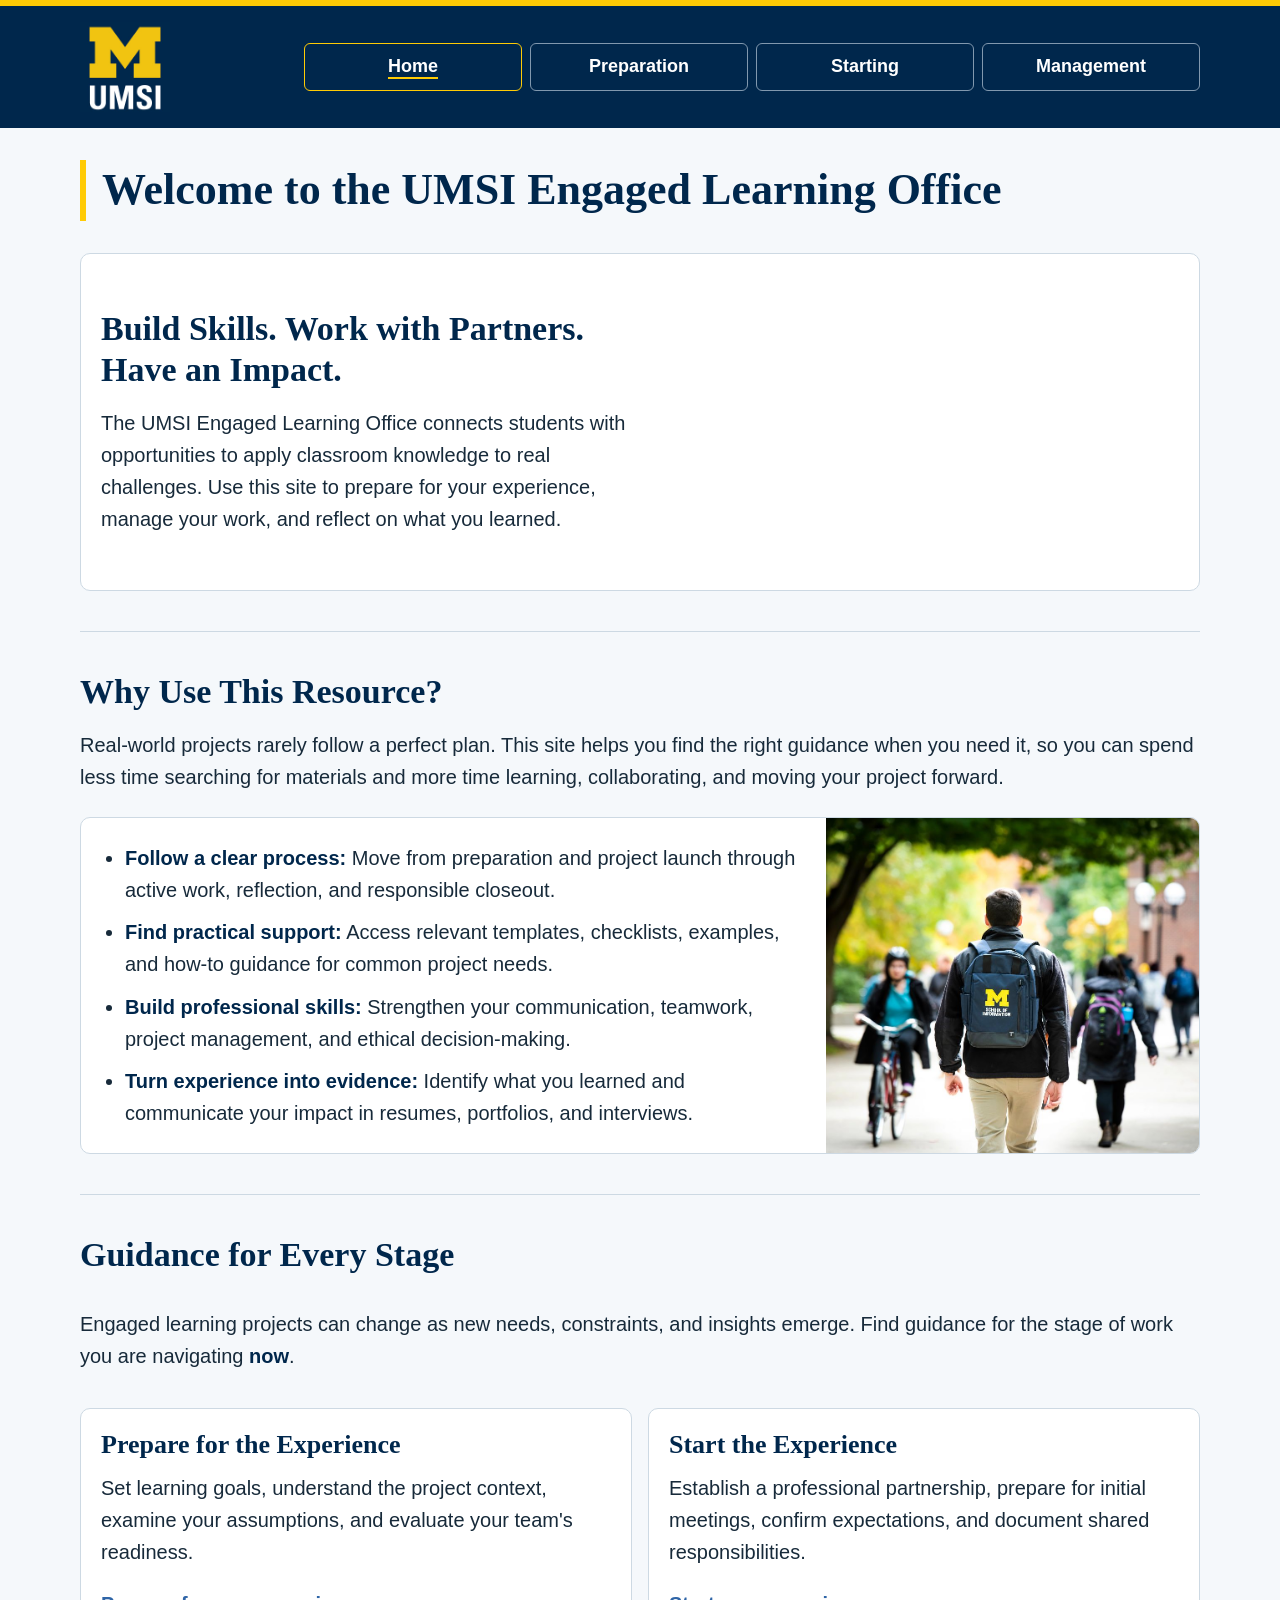
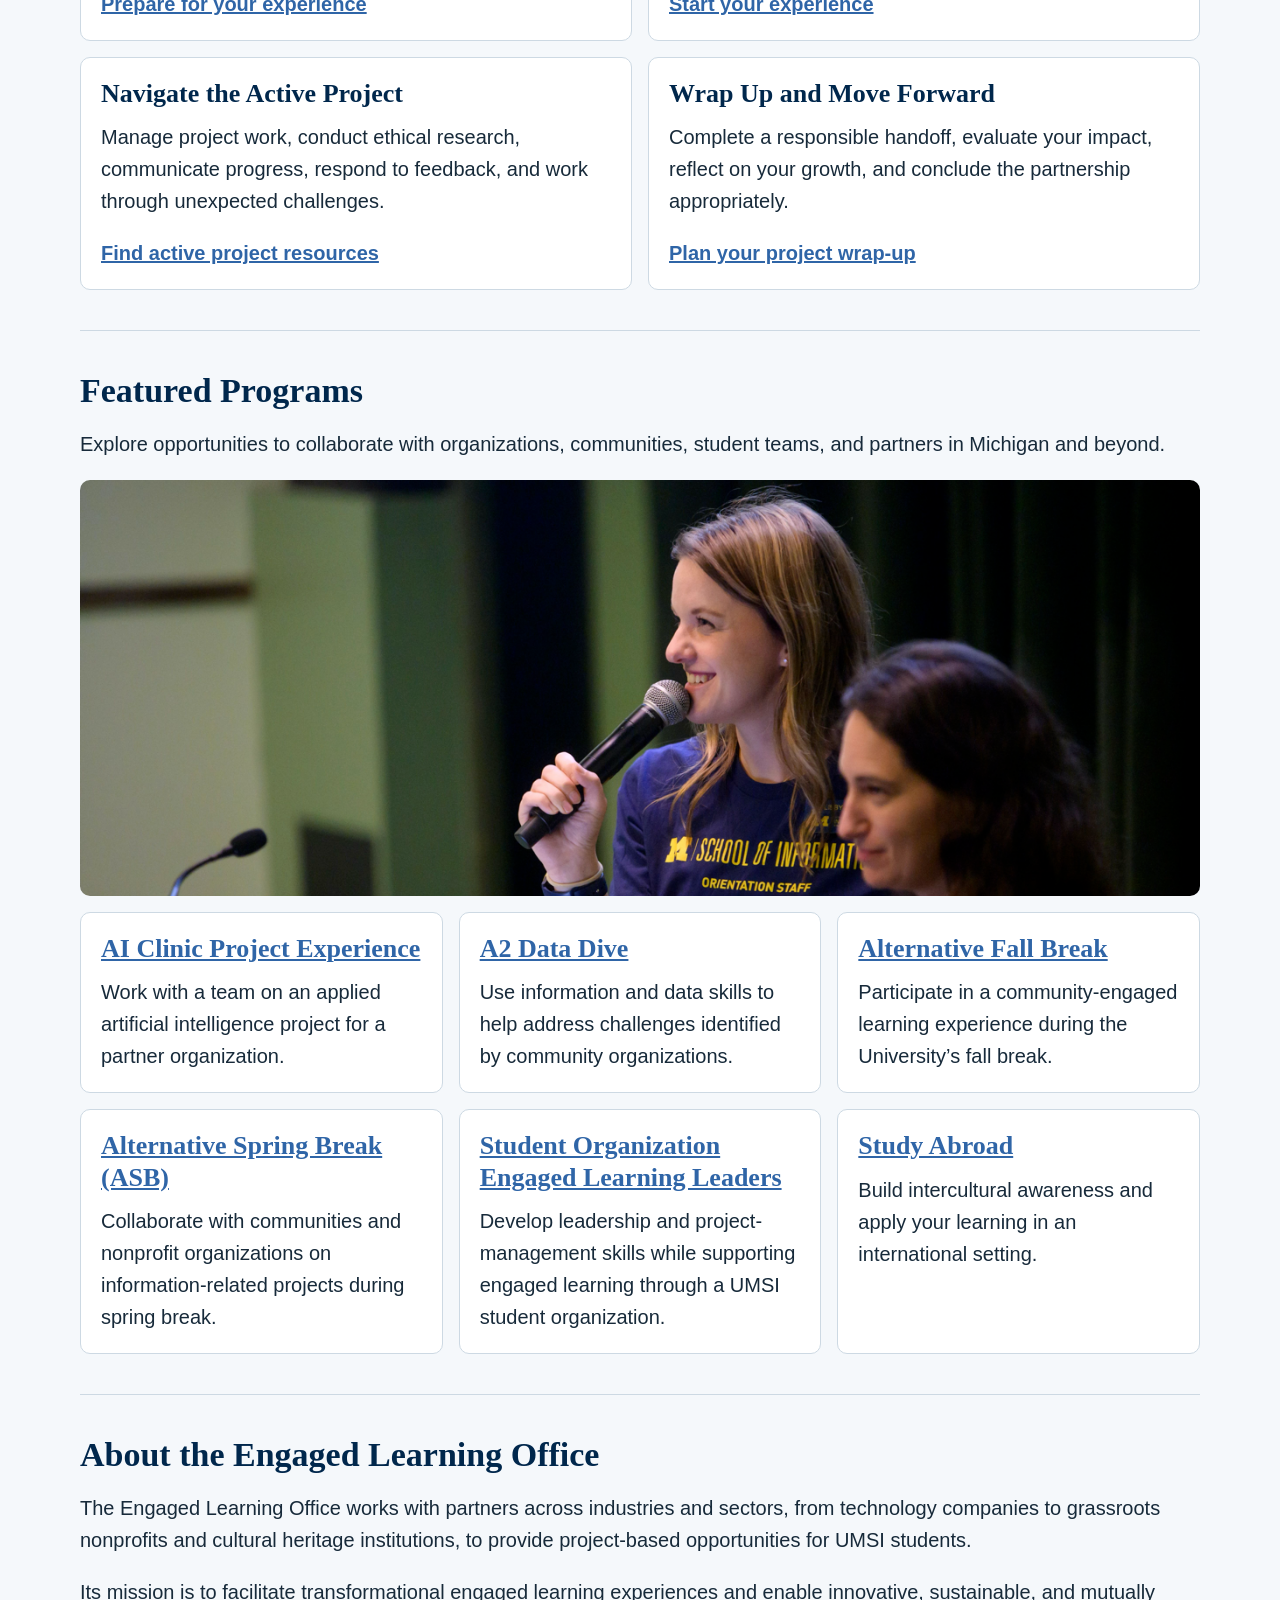
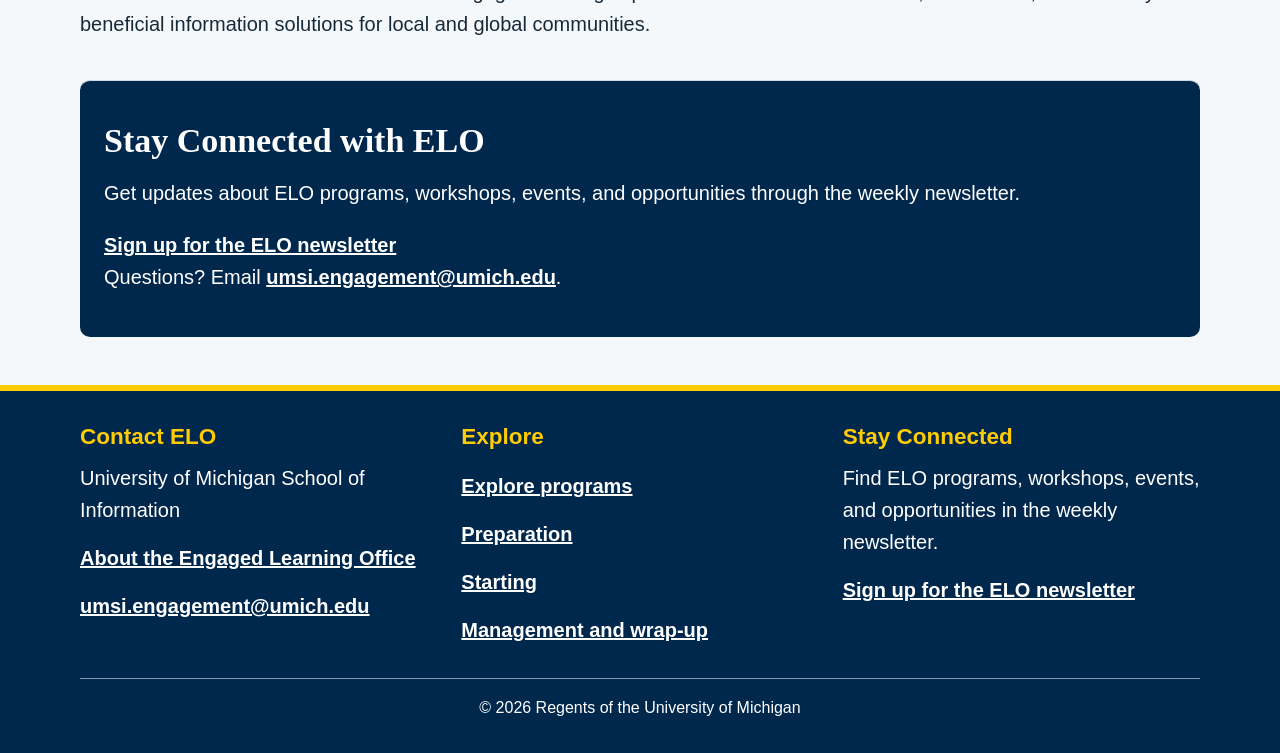
<file: index.html>
<!DOCTYPE html>
<html lang="en">
<head>
    <meta charset="UTF-8">
    <meta name="viewport" content="width=device-width, initial-scale=1.0">
    <title>Engaged Learning Resources | UMSI</title>
    <link rel="icon" href="images/umsi_signature_vertical_informal_solidblue.jpg" type="image/jpeg">
    <link rel="stylesheet" href="css/html5reset.css">
    <link rel="stylesheet" href="css/style.css">
    <script src="js/site.js" defer></script>

</head>
<body>

    <header class="site-header">
        <a class="skip-link" href = "#main">Skip to Main Content</a>
        <div class="header-inner">
        <img class="site-logo" src="images/umsi_signature_vertical_informal_solidblue.jpg" alt="UMSI Logo">
        <nav class="site-nav" aria-label="Primary navigation">
            <ul>
                <li><a href = "index.html" aria-current="page">Home</a></li>
                <li><a href = "prep.html">Preparation</a></li>
                <li><a href = "start.html">Starting</a></li>
                <li><a href = "during.html">Management</a></li>
            </ul>
        </nav>
        </div>
    </header>
    <main class="main-content" id="main">
    <h1 class="page-title">Welcome to the UMSI Engaged Learning Office</h1>
    <section class="card video-intro">
      <div class="intro-copy">
      <h2>Build Skills. Work with Partners. Have an Impact.</h2>
      <p>
       The UMSI Engaged Learning Office connects students with opportunities to apply classroom knowledge to real challenges. Use this site to prepare for your experience, manage your work, and reflect on what you learned.
      </p>

      </div>
      <iframe width="560" height="315" src="https://www.youtube.com/embed/81ZO9RfIJEQ?si=tBp82YWZMl1u7CVS" title="UMSI students engage with real clients and real challenges" allow="accelerometer; autoplay; clipboard-write; encrypted-media; gyroscope; picture-in-picture; web-share" referrerpolicy="strict-origin-when-cross-origin" allowfullscreen></iframe>
         <!-- Note: this iframe might cause an Axe ARIA error - that's not on you that's on YouTube! -->
    </section>

<section>
    <h2>Why Use This Resource?</h2>

    <p>Real-world projects rarely follow a perfect plan. This site helps you find the right guidance when you need it, so you can spend less time searching for materials and more time learning, collaborating, and moving your project forward.
    </p>
    <div class="media-split card media-card">
        
    <ul class="content-list">
        <li><strong>Follow a clear process:</strong> Move from preparation and project launch through active work, reflection, and responsible closeout.</li>
        <li><strong>Find practical support:</strong> Access relevant templates, checklists, examples, and how-to guidance for common project needs.</li>
        <li><strong>Build professional skills:</strong> Strengthen your communication, teamwork, project management, and ethical decision-making.</li>
        <li><strong>Turn experience into evidence:</strong> Identify what you learned and communicate your impact in resumes, portfolios, and interviews.</li>
    </ul>
    <img src="images/umsi_campusfall_umsibackpack_02.jpg" alt="A student wears a UMSI backpack in fall on the drag.">
    </div>
</section>

 <section class="card-grid">
    <h2>Guidance for Every Stage</h2>
    <p>Engaged learning projects can change as new needs, constraints, and insights emerge. Find guidance for the stage of work you are navigating <strong>now</strong>.</p>

    <article class="card">
    <h3>Prepare for the Experience</h3>
    <p>Set learning goals, understand the project context, examine your assumptions, and evaluate your team's readiness.</p>
    <a href="prep.html">Prepare for your experience</a>
  </article>

  <article class="card">
    <h3>Start the Experience</h3>
    <p>Establish a professional partnership, prepare for initial meetings, confirm expectations, and document shared responsibilities.</p>
    <a href="start.html">Start your experience</a>
  </article>

  <article class="card">
    <h3>Navigate the Active Project</h3>
    <p>Manage project work, conduct ethical research, communicate progress, respond to feedback, and work through unexpected challenges.</p>
    <a href="during.html#active-project">Find active project resources</a>
  </article>

  <article class="card">
    <h3>Wrap Up and Move Forward</h3>
    <p>Complete a responsible handoff, evaluate your impact, reflect on your growth, and conclude the partnership appropriately.</p>
    <a href="during.html#project-wrap-up">Plan your project wrap-up</a>
  </article>
  </section>

   <section id="featured-programs">
    <h2>Featured Programs</h2>
    <p>Explore opportunities to collaborate with organizations, communities, student teams, and partners in Michigan and beyond.</p>
    <div class="card-grid program-grid">
    <img class="program-banner" src="images/featured_programs.png" alt="A UMSI member speaks at an event.">
    <!-- Image alternative text was developed with OpenAI Codex after reviewing the selected images. OpenAI. (2026). Codex [Large language model]. -->
    <article class="card">
    <h3><a href="https://mcompass.umich.edu/_portal/tds-program-brochure?programid=12810">AI Clinic Project Experience</a></h3>
    <p>Work with a team on an applied artificial intelligence project for a partner organization.</p>
    </article>

    <article class="card">
    <h3><a href="https://mcompass.umich.edu/_portal/tds-program-brochure?programid=12556">A2 Data Dive</a></h3>
    <p>Use information and data skills to help address challenges identified by community organizations.</p>
    </article>

     <article class="card">
      <h3><a href="https://mcompass.umich.edu/_portal/tds-program-brochure?programid=11297">Alternative Fall Break</a></h3>
      <p>Participate in a community-engaged learning experience during the University’s fall break.</p>
    </article>

    <article class="card">
      <h3><a href="https://mcompass.umich.edu/_portal/tds-program-brochure?programid=10621">Alternative Spring Break (ASB)</a></h3>
       <p>Collaborate with communities and nonprofit organizations on information-related projects during spring break.</p>
    </article>

    <article class="card">
      <h3><a href="https://mcompass.umich.edu/_portal/tds-program-brochure?programid=12294">Student Organization Engaged Learning Leaders</a></h3>
       <p>Develop leadership and project-management skills while supporting engaged learning through a UMSI student organization.</p>
    </article>

    <article class="card">
      <h3><a href="https://www.si.umich.edu/student-life/study-abroad">Study Abroad</a></h3>
      <p>Build intercultural awareness and apply your learning in an international setting. </p>
    </article>
    </div>
   </section>
  <section>
    <h2>About the Engaged Learning Office</h2>
    <p>The Engaged Learning Office works with partners across industries and sectors, from technology companies to grassroots nonprofits and cultural heritage institutions, to provide project-based opportunities for UMSI students.</p>
    <p>Its mission is to facilitate transformational engaged learning experiences and enable innovative, sustainable, and mutually beneficial information solutions for local and global communities.</p>
  </section>
  <aside class="contact-panel">
    <h2>Stay Connected with ELO</h2>
    <p>Get updates about ELO programs, workshops, events, and opportunities through the weekly newsletter.</p>
    <div>
       <a href="https://umsi.info/elo-newsletter"> Sign up for the ELO newsletter</a>
    </div>
    <p>Questions? Email <a href="mailto:umsi.engagement@umich.edu">umsi.engagement@umich.edu</a>.</p>
  </aside>

        <!-- Content taken & modified from UMGPT with the prompt, "Write me a webpage of intro content to help meet the following requirements - this is for the home page": and then pasted in the client objectives & project requirements"
        UMGPT. (2026). UMGPT ( GPT-5.6 Sol September 7th version) [Large language model]. -->

    </main>
    <footer class="site-footer">
      <div class="footer-inner">
        <section>
          <h2>Contact ELO</h2>
          <p>University of Michigan School of Information</p>
          <a href="https://www.si.umich.edu/programs/engaged-learning/about-engaged-learning-office">About the Engaged Learning Office</a>
          <address>
            <a href="mailto:umsi.engagement@umich.edu">umsi.engagement@umich.edu</a>
          </address>
        </section>
        <section>
          <h2>Explore</h2>
          <nav aria-label="Footer resources">
            <ul>
              <li><a href="index.html#featured-programs">Explore programs</a></li>
              <li><a href="prep.html">Preparation</a></li>
              <li><a href="start.html">Starting</a></li>
              <li><a href="during.html">Management and wrap-up</a></li>
            </ul>
          </nav>
        </section>
        <section>
          <h2>Stay Connected</h2>
          <p>Find ELO programs, workshops, events, and opportunities in the weekly newsletter.</p>
          <a href="https://umsi.info/elo-newsletter">Sign up for the ELO newsletter</a>
        </section>
      </div>
      <!-- /* ELO information: https://www.si.umich.edu/programs/engaged-learning/about-engaged-learning-office */ -->
      <p class="footer-copyright">&copy; <span id="current-year">2026</span> Regents of the University of Michigan</p>
    </footer>
</body>
</html>
</file>
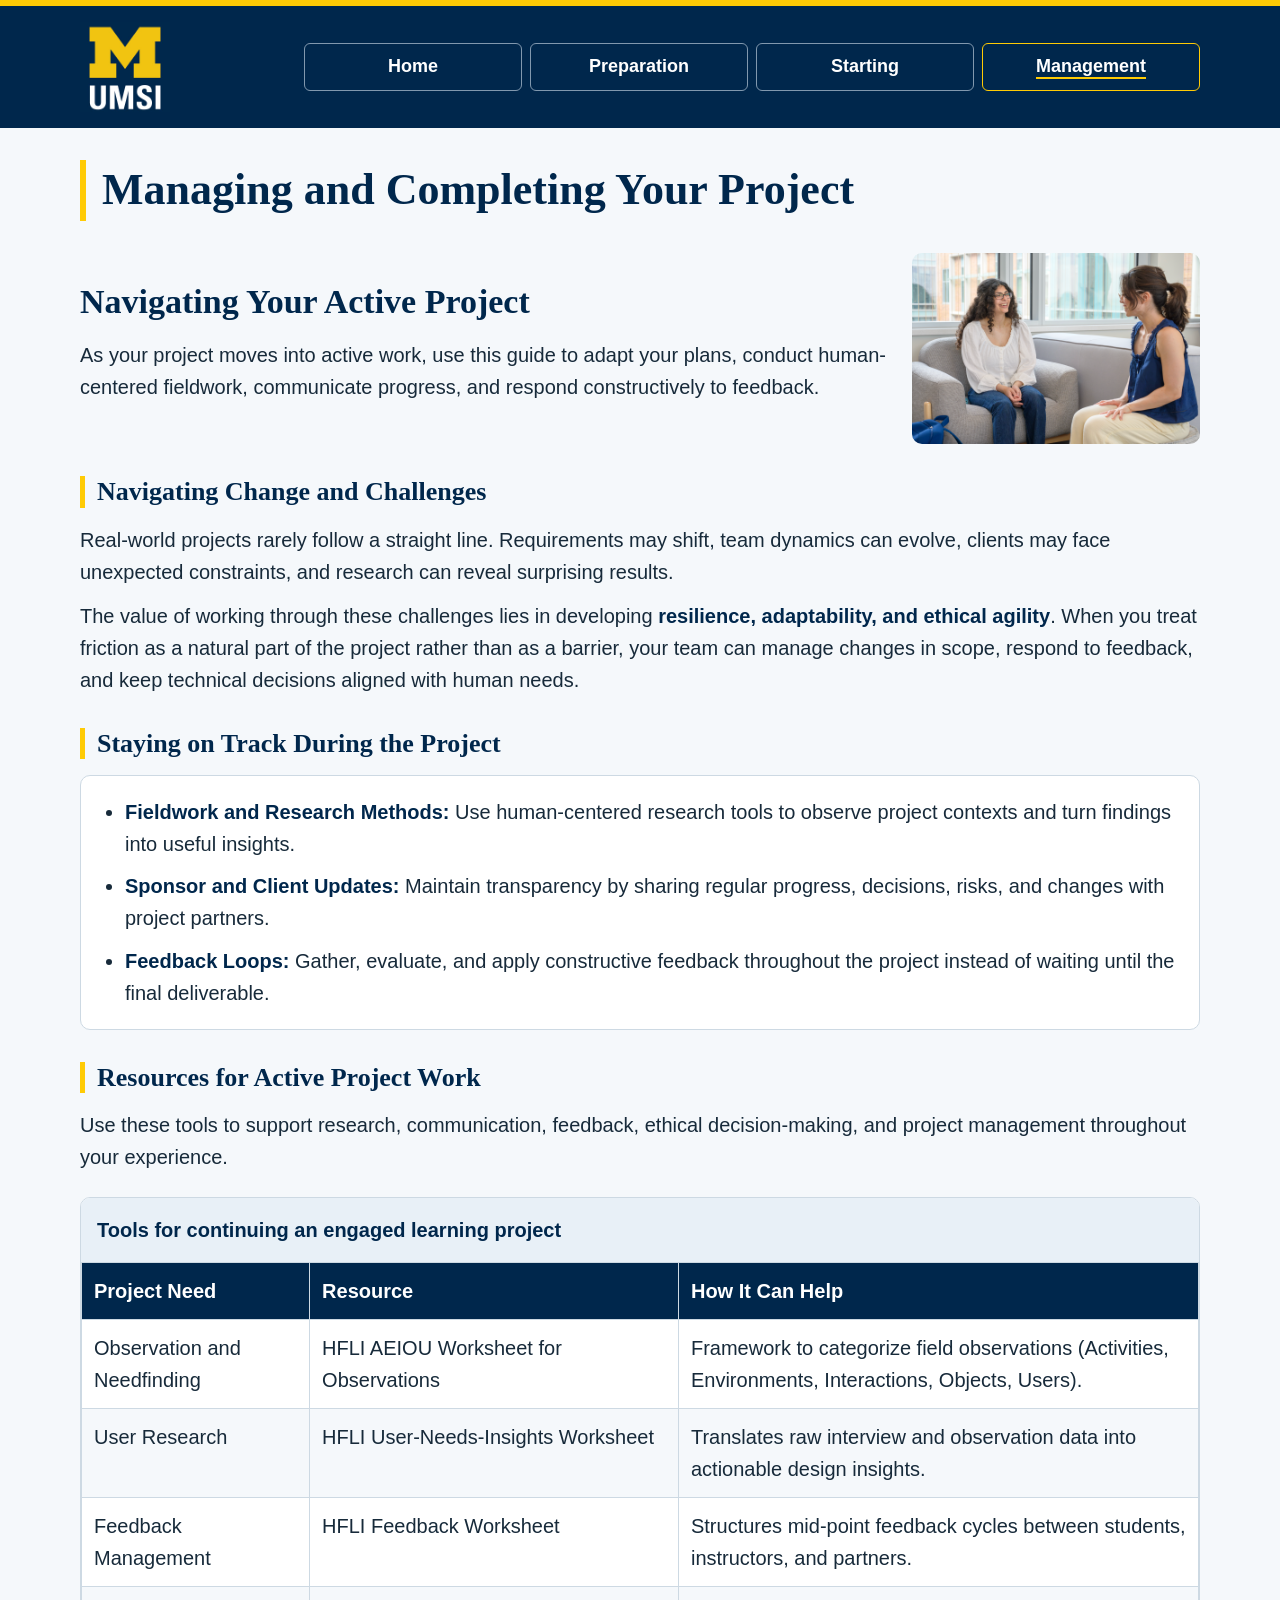
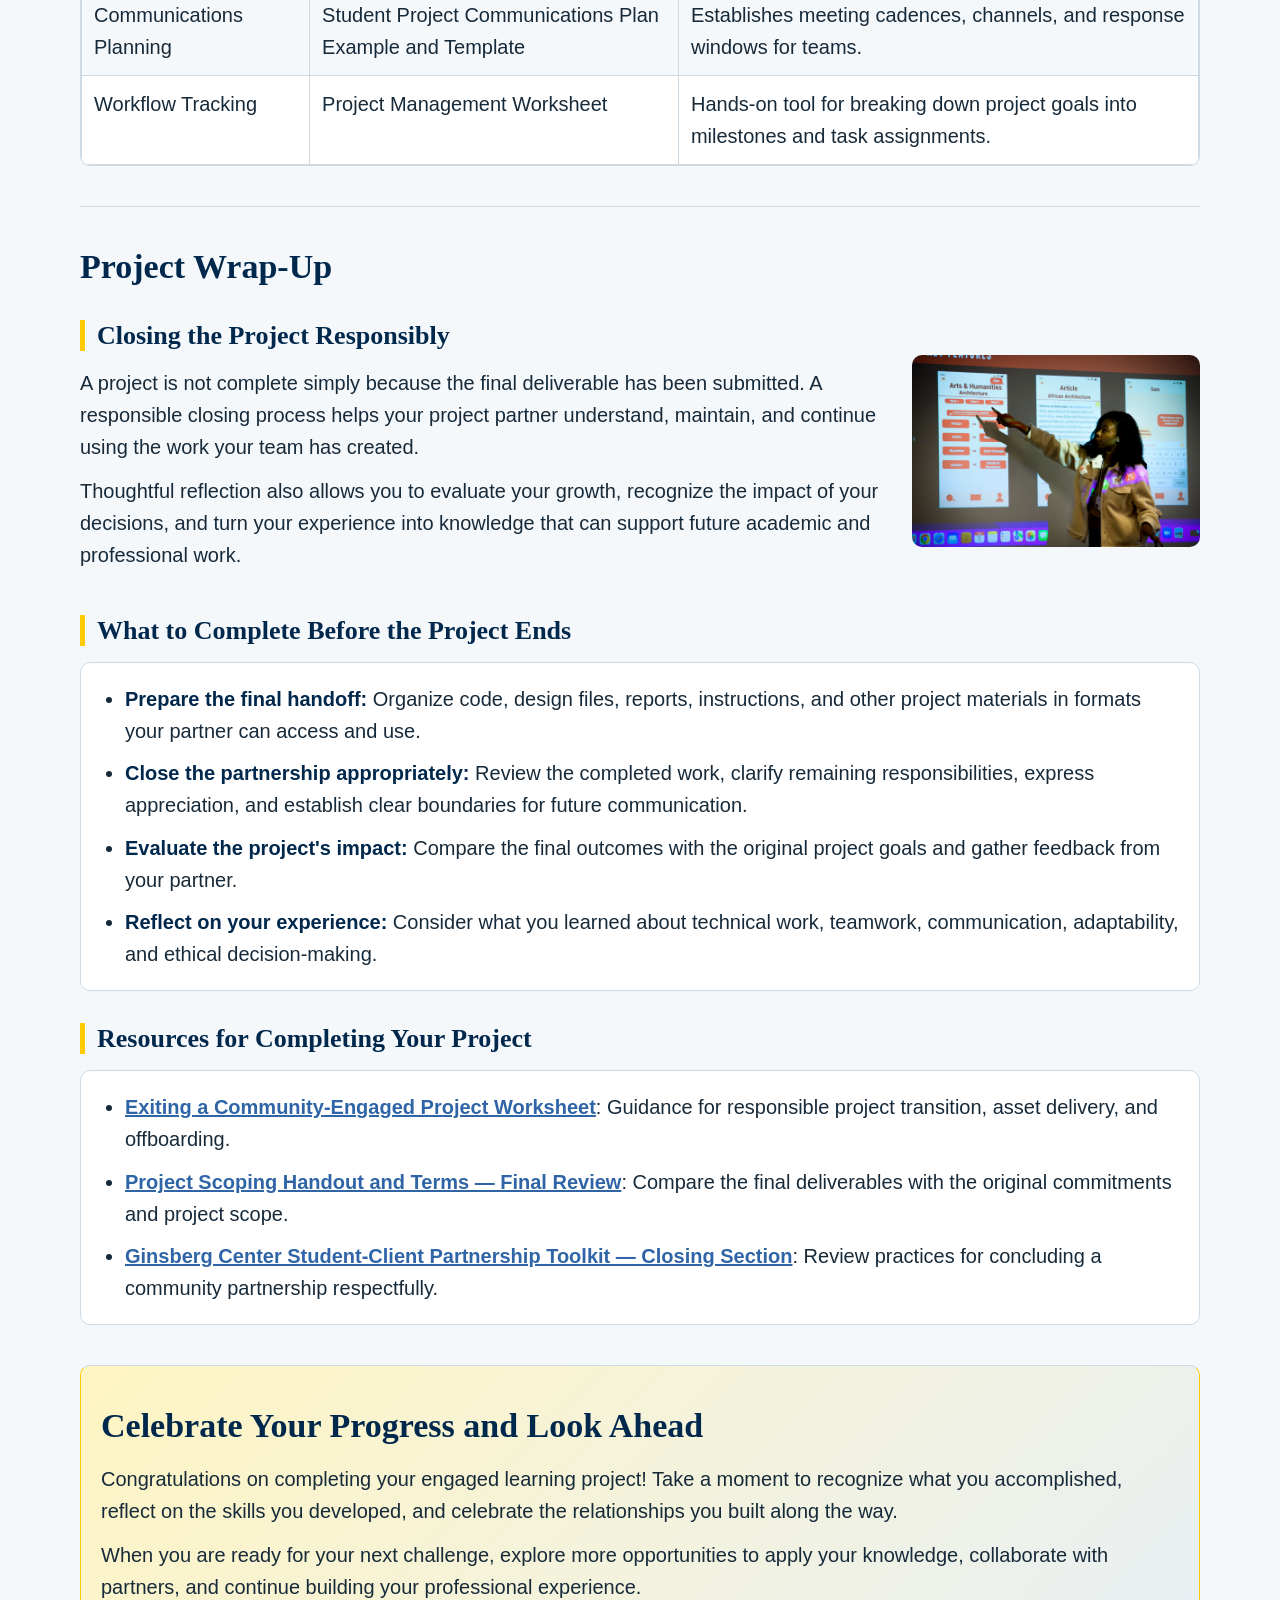
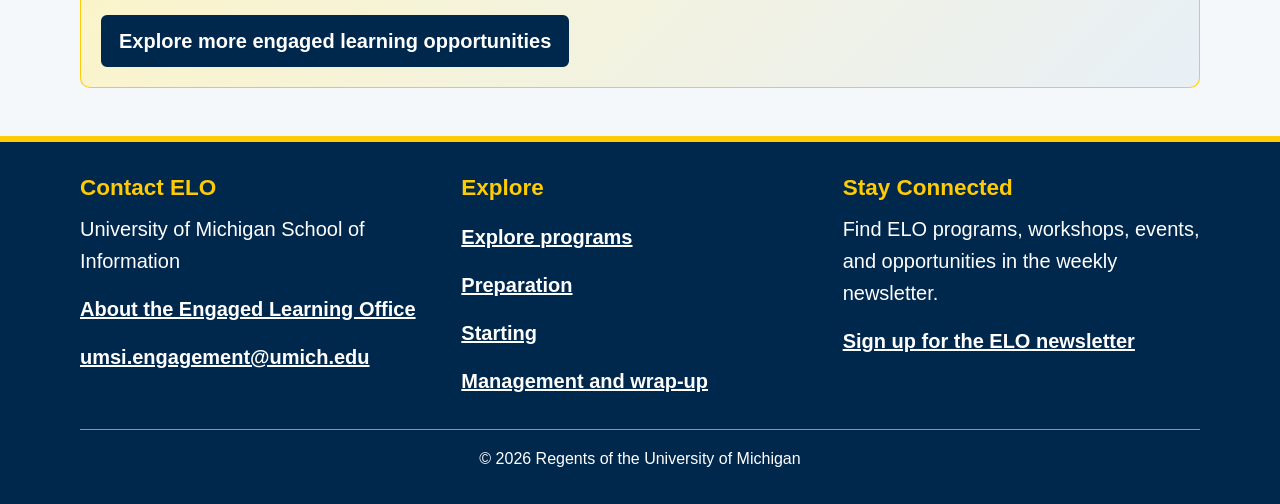
<file: during.html>
<!DOCTYPE html>
<html lang="en">
<head>
    <meta charset="UTF-8">
    <meta name="viewport" content="width=device-width, initial-scale=1.0">
    <title>Managing and Completing Your ELO Project</title>
    <link rel="icon" href="images/umsi_signature_vertical_informal_solidblue.jpg" type="image/jpeg">
    <link rel="stylesheet" href="css/html5reset.css">
    <link rel="stylesheet" href="css/style.css">
    <script src="js/site.js" defer></script>
</head>
<body>

    <header class="site-header">
        <a class="skip-link" href = "#main">Skip to Main Content</a>
        <div class="header-inner">
        <img class="site-logo" src="images/umsi_signature_vertical_informal_solidblue.jpg" alt="UMSI Logo">
        <nav class="site-nav" aria-label="Primary navigation">
            <ul>
                <li><a href = "index.html">Home</a></li>
                <li><a href = "prep.html">Preparation</a></li>
                <li><a href = "start.html">Starting</a></li>
                <li><a href = "during.html" aria-current="page">Management</a></li>
            </ul>
        </nav>
        </div>
  </header>
<main class="main-content" id="main">
<h1 class="page-title">Managing and Completing Your Project</h1>
  <div class="page-content">


<section class="content-flow" id="active-project">
  <div class="media-split">
    <div class="content-flow">
<h2>Navigating Your Active Project</h2>
  <p>As your project moves into active work, use this guide to adapt your plans, conduct human-centered fieldwork, communicate progress, and respond constructively to feedback.</p>

      </div>
    <img src="images/during_research.png" alt="Two people talk with each other in a campus lounge.">
  <!-- Image alternative text was developed with OpenAI Codex after reviewing the selected images. OpenAI. (2026). Codex [Large language model]. -->

  </div>

  
    <section class="content-flow">
<h3>Navigating Change and Challenges</h3>
  <p>Real-world projects rarely follow a straight line. Requirements may shift, team dynamics can evolve, clients may face unexpected constraints, and research can reveal surprising results.</p>
  <p>The value of working through these challenges lies in developing <strong>resilience, adaptability, and ethical agility</strong>. When you treat friction as a natural part of the project rather than as a barrier, your team can manage changes in scope, respond to feedback, and keep technical decisions aligned with human needs.</p>

      </section>
    <section class="content-flow">
<h3>Staying on Track During the Project</h3>
  <ul class="card content-list">
    <li><strong>Fieldwork and Research Methods:</strong> Use human-centered research tools to observe project contexts and turn findings into useful insights.</li>
    <li><strong>Sponsor and Client Updates:</strong> Maintain transparency by sharing regular progress, decisions, risks, and changes with project partners.</li>
    <li><strong>Feedback Loops:</strong> Gather, evaluate, and apply constructive feedback throughout the project instead of waiting until the final deliverable.</li>
  </ul>

      </section>
  

  <h3 id="active-tools">Resources for Active Project Work</h3>
  <p>Use these tools to support research, communication, feedback, ethical decision-making, and project management throughout your experience.</p>

  <div class="table-scroll" role="region" aria-label="Active project resource table" tabindex="0">
  <table class="resource-table">
    <caption>Tools for continuing an engaged learning project</caption>
    <thead>
      <tr>
        <th scope="col">Project Need</th>
        <th scope="col">Resource</th>
        <th scope="col">How It Can Help</th>
      </tr>
    </thead>
    <tbody>
      <tr>
        <td>Observation and Needfinding</td>
        <td>HFLI AEIOU Worksheet for Observations</td>
        <td>Framework to categorize field observations (Activities, Environments, Interactions, Objects, Users).</td>
      </tr>
      <tr>
        <td>User Research</td>
        <td>HFLI User-Needs-Insights Worksheet</td>
        <td>Translates raw interview and observation data into actionable design insights.</td>
      </tr>
      <tr>
        <td>Feedback Management</td>
        <td>HFLI Feedback Worksheet</td>
        <td>Structures mid-point feedback cycles between students, instructors, and partners.</td>
      </tr>
      <tr>
        <td>Communications Planning</td>
        <td>Student Project Communications Plan Example and Template</td>
        <td>Establishes meeting cadences, channels, and response windows for teams.</td>
      </tr>
      <tr>
        <td>Workflow Tracking</td>
        <td>Project Management Worksheet</td>
        <td>Hands-on tool for breaking down project goals into milestones and task assignments.</td>
      </tr>
    </tbody>
  </table>
  </div>
</section>

<section class="content-flow" id="project-wrap-up">
  <h2>Project Wrap-Up</h2>

  <div class="media-split">
    <div class="content-flow">
<h3>Closing the Project Responsibly</h3>
  <p>A project is not complete simply because the final deliverable has been submitted. A responsible closing process helps your project partner understand, maintain, and continue using the work your team has created.</p>
  <p>Thoughtful reflection also allows you to evaluate your growth, recognize the impact of your decisions, and turn your experience into knowledge that can support future academic and professional work.</p>

      </div>
    <img src="images/during_wrap_up.png" alt="A presenter points to an app interface during a presentation.">
  <!-- Image alternative text was developed with OpenAI Codex after reviewing the selected images. OpenAI. (2026). Codex [Large language model]. -->

  </div>

  <h3 id="handoff-checklist">What to Complete Before the Project Ends</h3>
  <ul class="card content-list">
    <li><strong>Prepare the final handoff:</strong> Organize code, design files, reports, instructions, and other project materials in formats your partner can access and use.</li>
    <li><strong>Close the partnership appropriately:</strong> Review the completed work, clarify remaining responsibilities, express appreciation, and establish clear boundaries for future communication.</li>
    <li><strong>Evaluate the project's impact:</strong> Compare the final outcomes with the original project goals and gather feedback from your partner.</li>
    <li><strong>Reflect on your experience:</strong> Consider what you learned about technical work, teamwork, communication, adaptability, and ethical decision-making.</li>
  </ul>

  <h3 id="wrap-up-tools">Resources for Completing Your Project</h3>
  <ul class="card content-list">
    <li><a href="https://docs.google.com/document/d/1-gfg_EZ3T8pa3T0a130Qvtpl1bYoLOVEHSNpGHcJtFA/edit?usp=drive_link">Exiting a Community-Engaged Project Worksheet</a>: Guidance for responsible project transition, asset delivery, and offboarding.</li>
    <li><a href="https://docs.google.com/document/d/1TrEDolwmOIlXgYgAP9VvlOGoYOwFfe6KxzZOgZSVYVw/edit?usp=drive_link">Project Scoping Handout and Terms — Final Review</a>: Compare the final deliverables with the original commitments and project scope.</li>
    <li><a href="https://ginsberg.umich.edu/article/campus-community-partnerships-toolkit">Ginsberg Center Student-Client Partnership Toolkit — Closing Section</a>: Review practices for concluding a community partnership respectfully.</li>
  </ul>
</section>

<section class="card next-step">
  <h2>Celebrate Your Progress and Look Ahead</h2>
  <p>Congratulations on completing your engaged learning project! Take a moment to recognize what you accomplished, reflect on the skills you developed, and celebrate the relationships you built along the way.</p>
  <p>When you are ready for your next challenge, explore more opportunities to apply your knowledge, collaborate with partners, and continue building your professional experience.</p>
  <a class="primary-action" href="index.html#featured-programs">Explore more engaged learning opportunities</a>
</section>

<!-- Content on the Managing and Completing Your Project page was adapted from the SI 539 Client Project ELO Content document and generated with OpenAI Codex in response to prompts asking for help organizing active-project guidance, resource descriptions, project wrap-up content, and a closing transition to further engaged learning opportunities. OpenAI. (2026). Codex [Large language model]. -->

  </div>
</main>
    <footer class="site-footer">
      <div class="footer-inner">
        <section>
          <h2>Contact ELO</h2>
          <p>University of Michigan School of Information</p>
          <a href="https://www.si.umich.edu/programs/engaged-learning/about-engaged-learning-office">About the Engaged Learning Office</a>
          <address>
            <a href="mailto:umsi.engagement@umich.edu">umsi.engagement@umich.edu</a>
          </address>
        </section>
        <section>
          <h2>Explore</h2>
          <nav aria-label="Footer resources">
            <ul>
              <li><a href="index.html#featured-programs">Explore programs</a></li>
              <li><a href="prep.html">Preparation</a></li>
              <li><a href="start.html">Starting</a></li>
              <li><a href="during.html">Management and wrap-up</a></li>
            </ul>
          </nav>
        </section>
        <section>
          <h2>Stay Connected</h2>
          <p>Find ELO programs, workshops, events, and opportunities in the weekly newsletter.</p>
          <a href="https://umsi.info/elo-newsletter">Sign up for the ELO newsletter</a>
        </section>
      </div>
      <!-- /* ELO information: https://www.si.umich.edu/programs/engaged-learning/about-engaged-learning-office */ -->
      <p class="footer-copyright">&copy; <span id="current-year">2026</span> Regents of the University of Michigan</p>
    </footer>
    
</body>

</html>
</file>
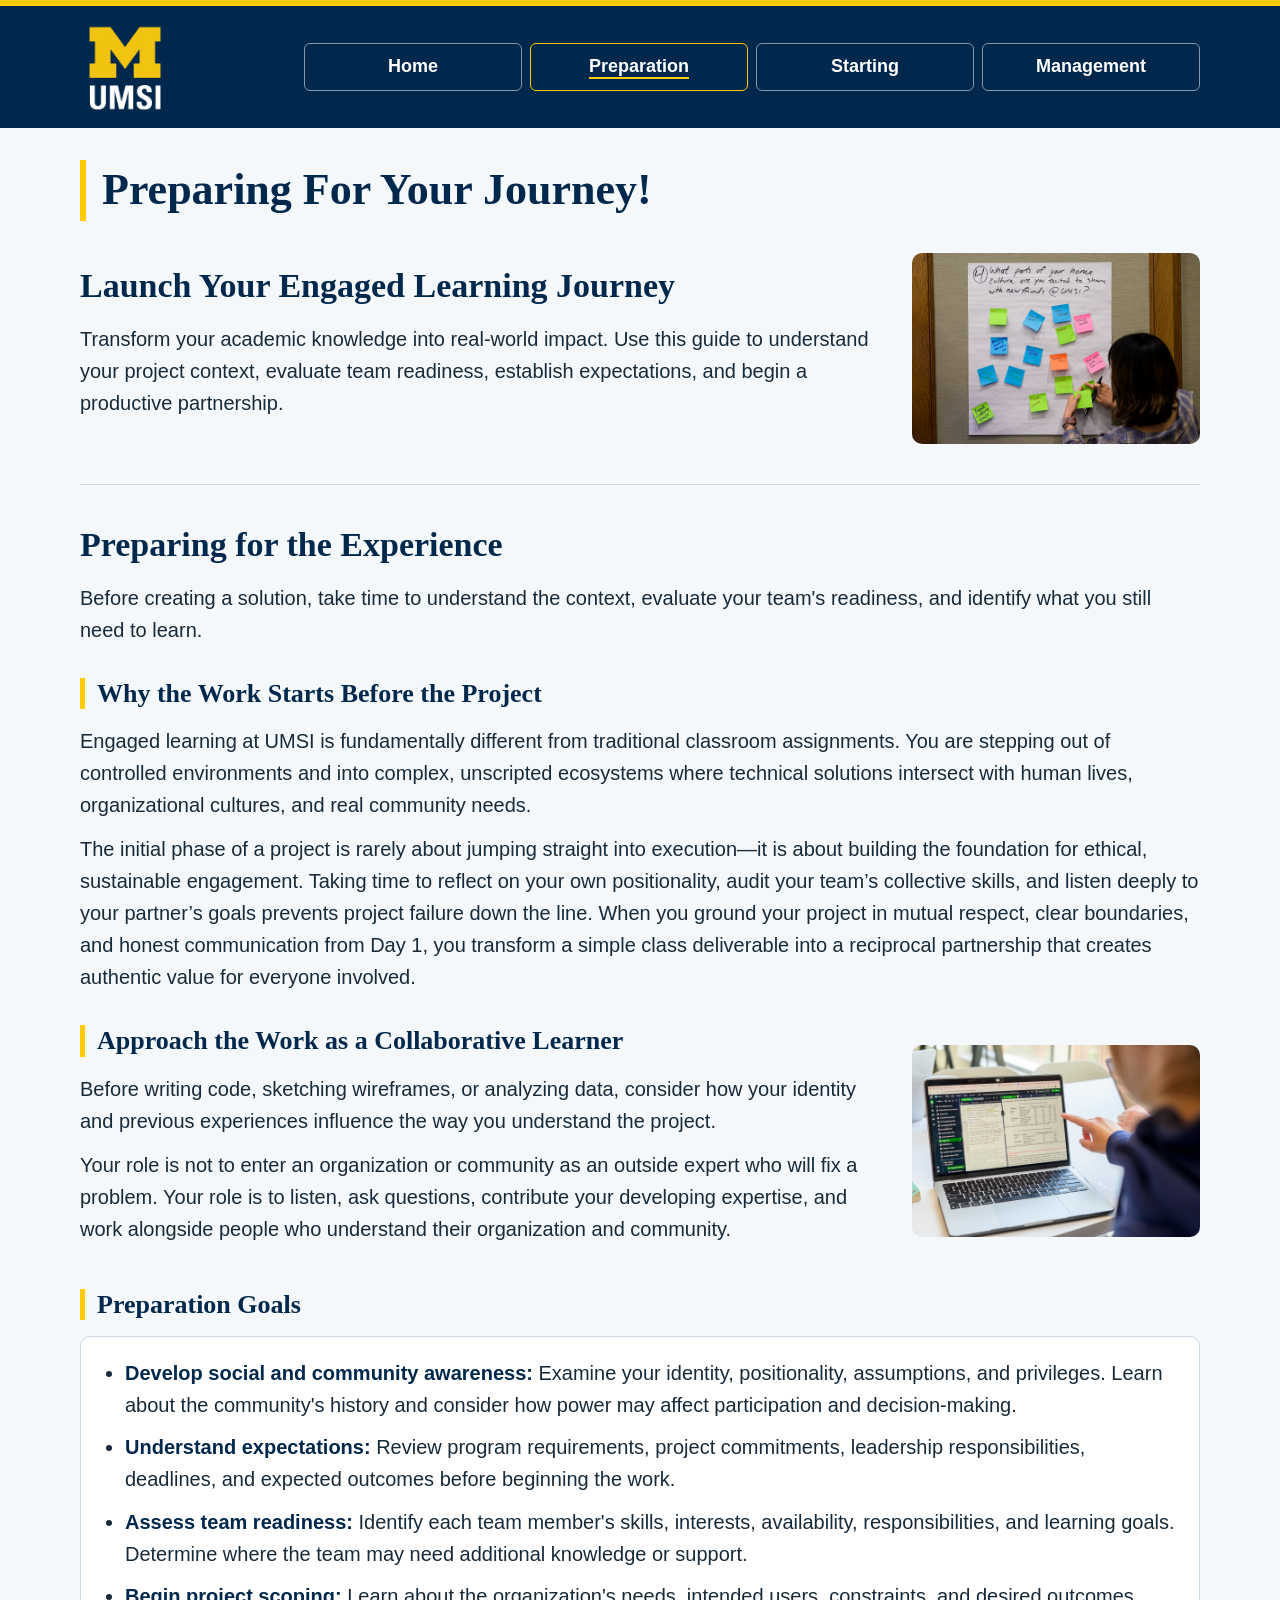
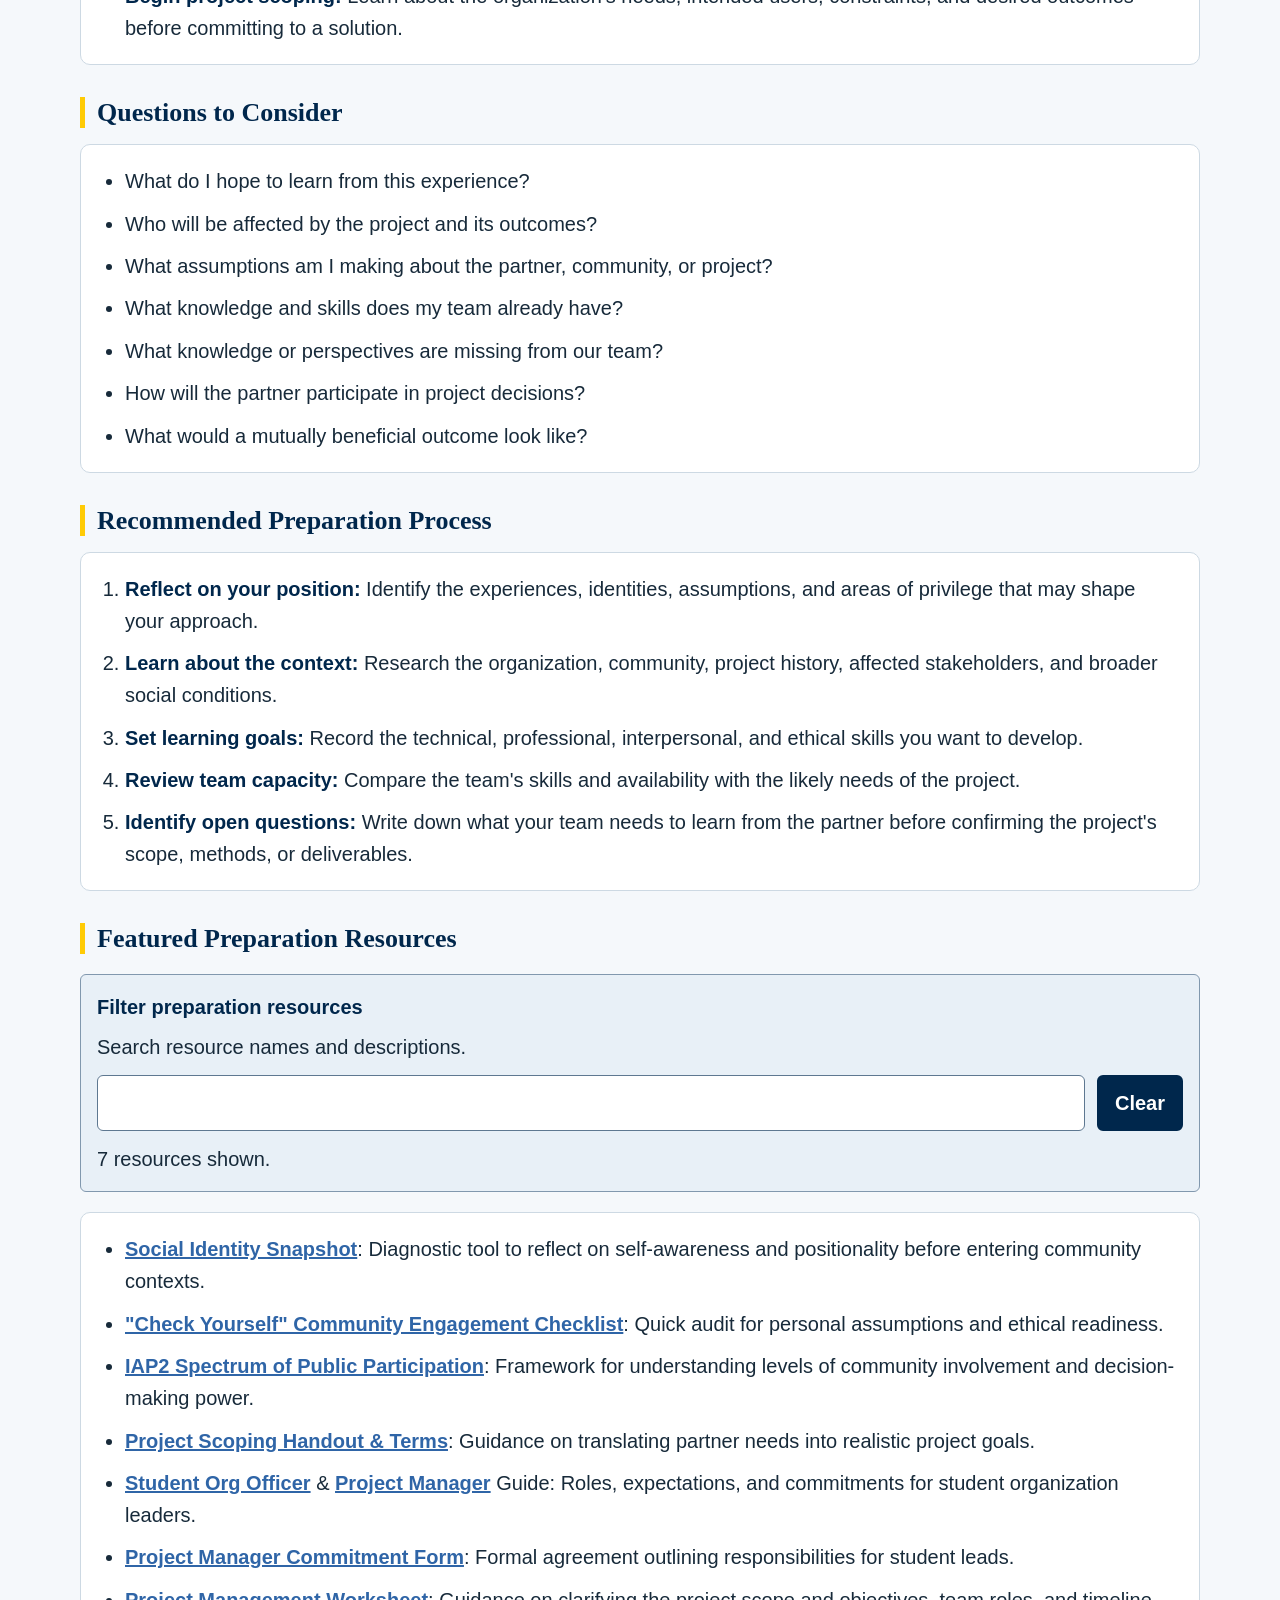
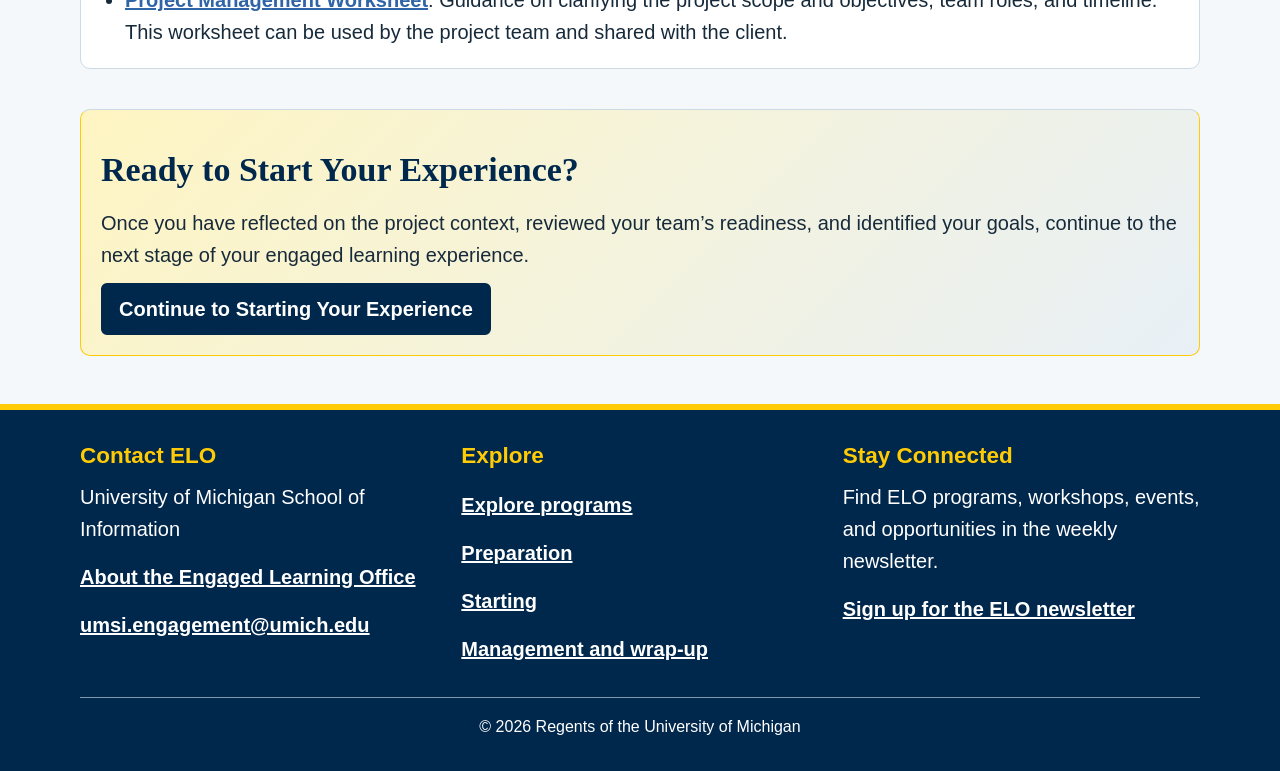
<file: prep.html>
<!DOCTYPE html>
<html lang="en">
<head>
    <meta charset="UTF-8">
    <meta name="viewport" content="width=device-width, initial-scale=1.0">
    <title>Preparing For Your ELO Experience</title>
    <link rel="icon" href="images/umsi_signature_vertical_informal_solidblue.jpg" type="image/jpeg">
    <link rel="stylesheet" href="css/html5reset.css">
    <link rel="stylesheet" href="css/style.css">
    <script src="js/site.js" defer></script>
    <script src="js/resource-filter.js" defer></script>
</head>
<body>

    <header class="site-header">
        <a class="skip-link" href = "#main">Skip to Main Content</a>
        <div class="header-inner">
        <img class="site-logo" src="images/umsi_signature_vertical_informal_solidblue.jpg" alt="UMSI Logo">
        <nav class="site-nav" aria-label="Primary navigation">
            <ul>
                <li><a href = "index.html">Home</a></li>
                <li><a href = "prep.html" aria-current="page">Preparation</a></li>
                <li><a href = "start.html">Starting</a></li>
                <li><a href = "during.html">Management</a></li>
            </ul>
        </nav>
        </div>
  </header>
<main class="main-content" id="main">
<h1 class="page-title">Preparing For Your Journey!</h1>
  <div class="page-content">


<section>
  <div class="media-split">
    <div class="content-flow">
  <h2>Launch Your Engaged Learning Journey</h2>
  <p>Transform your academic knowledge into real-world impact. Use this guide to understand your project context, evaluate team readiness, establish expectations, and begin a productive partnership.</p>

    </div>
    <img src="images/prep_plan.png" alt="A person adds a sticky note to a board at UMSI.">
  <!-- Image alternative text was developed with OpenAI Codex after reviewing the selected images. OpenAI. (2026). Codex [Large language model]. -->
  </div>
</section>

<section class="content-flow">
  <h2 id="preparation-overview">Preparing for the Experience</h2>
  <p>Before creating a solution, take time to understand the context, evaluate your team's readiness, and identify what you still need to learn.</p>

  <h3 id="why-preparation">Why the Work Starts Before the Project</h3>
  <p>Engaged learning at UMSI is fundamentally different from traditional classroom assignments. You are stepping out of controlled environments and into complex, unscripted ecosystems where technical solutions intersect with human lives, organizational cultures, and real community needs.</p>
  <p>The initial phase of a project is rarely about jumping straight into execution—it is about building the foundation for ethical, sustainable engagement. Taking time to reflect on your own positionality, audit your team’s collective skills, and listen deeply to your partner’s goals prevents project failure down the line. When you ground your project in mutual respect, clear boundaries, and honest communication from Day 1, you transform a simple class deliverable into a reciprocal partnership that creates authentic value for everyone involved.</p>

  <div class="media-split">
    <div class="content-flow">
<h3>Approach the Work as a Collaborative Learner</h3>
  <p>Before writing code, sketching wireframes, or analyzing data, consider how your identity and previous experiences influence the way you understand the project.</p>
  <p>Your role is not to enter an organization or community as an outside expert who will fix a problem. Your role is to listen, ask questions, contribute your developing expertise, and work alongside people who understand their organization and community.</p>
    </div>
    <img src="images/prep_literature.png" alt="A person points to a research results displayed on a laptop.">
  <!-- Image alternative text was developed with OpenAI Codex after reviewing the selected images. OpenAI. (2026). Codex [Large language model]. -->
  </div>

  
    <section class="content-flow">
<h3 id="preparation-goals">Preparation Goals</h3>
  <ul class="card content-list">
      <li><strong>Develop social and community awareness:</strong> Examine your identity, positionality, assumptions, and privileges. Learn about the community's history and consider how power may affect participation and decision-making.
      </li>
      <li><strong>Understand expectations:</strong> Review program requirements, project commitments, leadership responsibilities, deadlines, and expected outcomes before beginning the work.</li>
      <li><strong>Assess team readiness:</strong> Identify each team member's skills, interests, availability, responsibilities, and learning goals. Determine where the team may need additional knowledge or support.</li>
      <li><strong>Begin project scoping:</strong> Learn about the organization's needs, intended users, constraints, and desired outcomes before committing to a solution.
      </li>
  </ul>

      </section>
    <section class="content-flow">
<h3 id="preparation-questions">Questions to Consider</h3>
  <ul class="card content-list">
      <li>What do I hope to learn from this experience?</li>
      <li>Who will be affected by the project and its outcomes?</li>
      <li>What assumptions am I making about the partner, community, or project?</li>
      <li>What knowledge and skills does my team already have?</li>
      <li>What knowledge or perspectives are missing from our team?</li>
      <li>How will the partner participate in project decisions?</li>
      <li>What would a mutually beneficial outcome look like?</li>
  </ul>

      </section>
  

  <h3 id="preparation-process">Recommended Preparation Process</h3>
  <ol class="card step-list">
      <li><strong>Reflect on your position:</strong> Identify the experiences, identities, assumptions, and areas of privilege that may shape your approach.</li>
      <li><strong>Learn about the context:</strong> Research the organization, community, project history, affected stakeholders, and broader social conditions.</li>
      <li><strong>Set learning goals:</strong> Record the technical, professional, interpersonal, and ethical skills you want to develop.</li>
      <li><strong>Review team capacity:</strong> Compare the team's skills and availability with the likely needs of the project. </li>
      <li><strong>Identify open questions:</strong> Write down what your team needs to learn from the partner before confirming the project's scope, methods, or deliverables.
      </li>
  </ol>

  

  <h3 id="preparation-tools">Featured Preparation Resources</h3>
  <div class="resource-filter" id="resource-filter" hidden>
    <label for="resource-search">Filter preparation resources</label>
    <p id="resource-search-help">Search resource names and descriptions.</p>
    <div class="filter-controls">
      <input type="search" id="resource-search" aria-describedby="resource-search-help" aria-controls="preparation-resources">
      <button class="primary-action" type="button" id="clear-resource-search">Clear</button>
    </div>
    <p id="resource-count" role="status" aria-atomic="true"></p>
  </div>
  <!-- /* Source for announcing updated results: https://developer.mozilla.org/en-US/docs/Web/Accessibility/ARIA/Reference/Roles/status_role */ -->
  <ul class="card content-list" id="preparation-resources">
      <li><a href="https://sites.lsa.umich.edu/equitable-teaching/social-identity-snapshot">Social Identity Snapshot</a>: Diagnostic tool to reflect on self-awareness and positionality before entering community contexts.</li>
      <li><a href="https://docs.google.com/document/d/1Qt9YeStVwDHjwJhOLAz42JSNQR2lFMurdUtxtdrGkuc/edit?tab=t.0#heading=h.ch0bvccjkrzn">"Check Yourself" Community Engagement Checklist</a>: Quick audit for personal assumptions and ethical readiness.</li>
      <li><a href="https://drive.google.com/file/d/1zc1RNlrDxV51-muOERdDTnINQcquJpOA/view?usp=sharing">IAP2 Spectrum of Public Participation</a>: Framework for understanding levels of community involvement and decision-making power.</li>
      <li><a href="https://docs.google.com/document/d/1TrEDolwmOIlXgYgAP9VvlOGoYOwFfe6KxzZOgZSVYVw/edit?usp=drive_link">Project Scoping Handout & Terms</a>: Guidance on translating partner needs into realistic project goals.</li>
      <li><a href="https://docs.google.com/document/d/1AexsV_JeSd0kRUBbcifZpfBu6y6Zi8Y0iJScp1I3gkM/edit?usp=drive_link">Student Org Officer</a> & <a href="https://docs.google.com/document/u/0/d/1uwOOS0TrXWzcSShj8DUFpckWo0t1UNu_Q7WVbZnLhX0/edit">Project Manager</a> Guide: Roles, expectations, and commitments for student organization leaders.</li>
      <li><a href="https://docs.google.com/document/d/1U4lCNGyWKJ3C2i_VgFqAR45Z4zF1FehuthuqT-M2wdI/edit?usp=drive_link">Project Manager Commitment Form</a>: Formal agreement outlining responsibilities for student leads.</li>
      <li><a href="https://docs.google.com/document/d/1twc-7TYWmb_PNrOBiDI1NuJqJAuhluTICr22GRd_NLc/edit?usp=drive_link">Project Management Worksheet</a>: Guidance on clarifying the project scope and objectives, team roles, and timeline. This worksheet can be used by the project team and shared with the client.</li>
  </ul>
</section>

<section class="card next-step">
  <h2>Ready to Start Your Experience?</h2>
  <p>Once you have reflected on the project context, reviewed your team’s readiness, and identified your goals, continue to the next stage of your engaged learning experience.</p>
  <a class="primary-action" href="start.html">Continue to Starting Your Experience</a>
</section>

<!-- Content in the "Ready to Start Your Experience?" section was generated with OpenAI Codex in response to the prompt, "Write a short transition section that guides users from the Preparing page to the Starting page." OpenAI. (2026). Codex [Large language model]. -->

  </div>
</main>
    <footer class="site-footer">
      <div class="footer-inner">
        <section>
          <h2>Contact ELO</h2>
          <p>University of Michigan School of Information</p>
          <a href="https://www.si.umich.edu/programs/engaged-learning/about-engaged-learning-office">About the Engaged Learning Office</a>
          <address>
            <a href="mailto:umsi.engagement@umich.edu">umsi.engagement@umich.edu</a>
          </address>
        </section>
        <section>
          <h2>Explore</h2>
          <nav aria-label="Footer resources">
            <ul>
              <li><a href="index.html#featured-programs">Explore programs</a></li>
              <li><a href="prep.html">Preparation</a></li>
              <li><a href="start.html">Starting</a></li>
              <li><a href="during.html">Management and wrap-up</a></li>
            </ul>
          </nav>
        </section>
        <section>
          <h2>Stay Connected</h2>
          <p>Find ELO programs, workshops, events, and opportunities in the weekly newsletter.</p>
          <a href="https://umsi.info/elo-newsletter">Sign up for the ELO newsletter</a>
        </section>
      </div>
      <!-- /* ELO information: https://www.si.umich.edu/programs/engaged-learning/about-engaged-learning-office */ -->
      <p class="footer-copyright">&copy; <span id="current-year">2026</span> Regents of the University of Michigan</p>
    </footer>
    
</body>

</html>
</file>
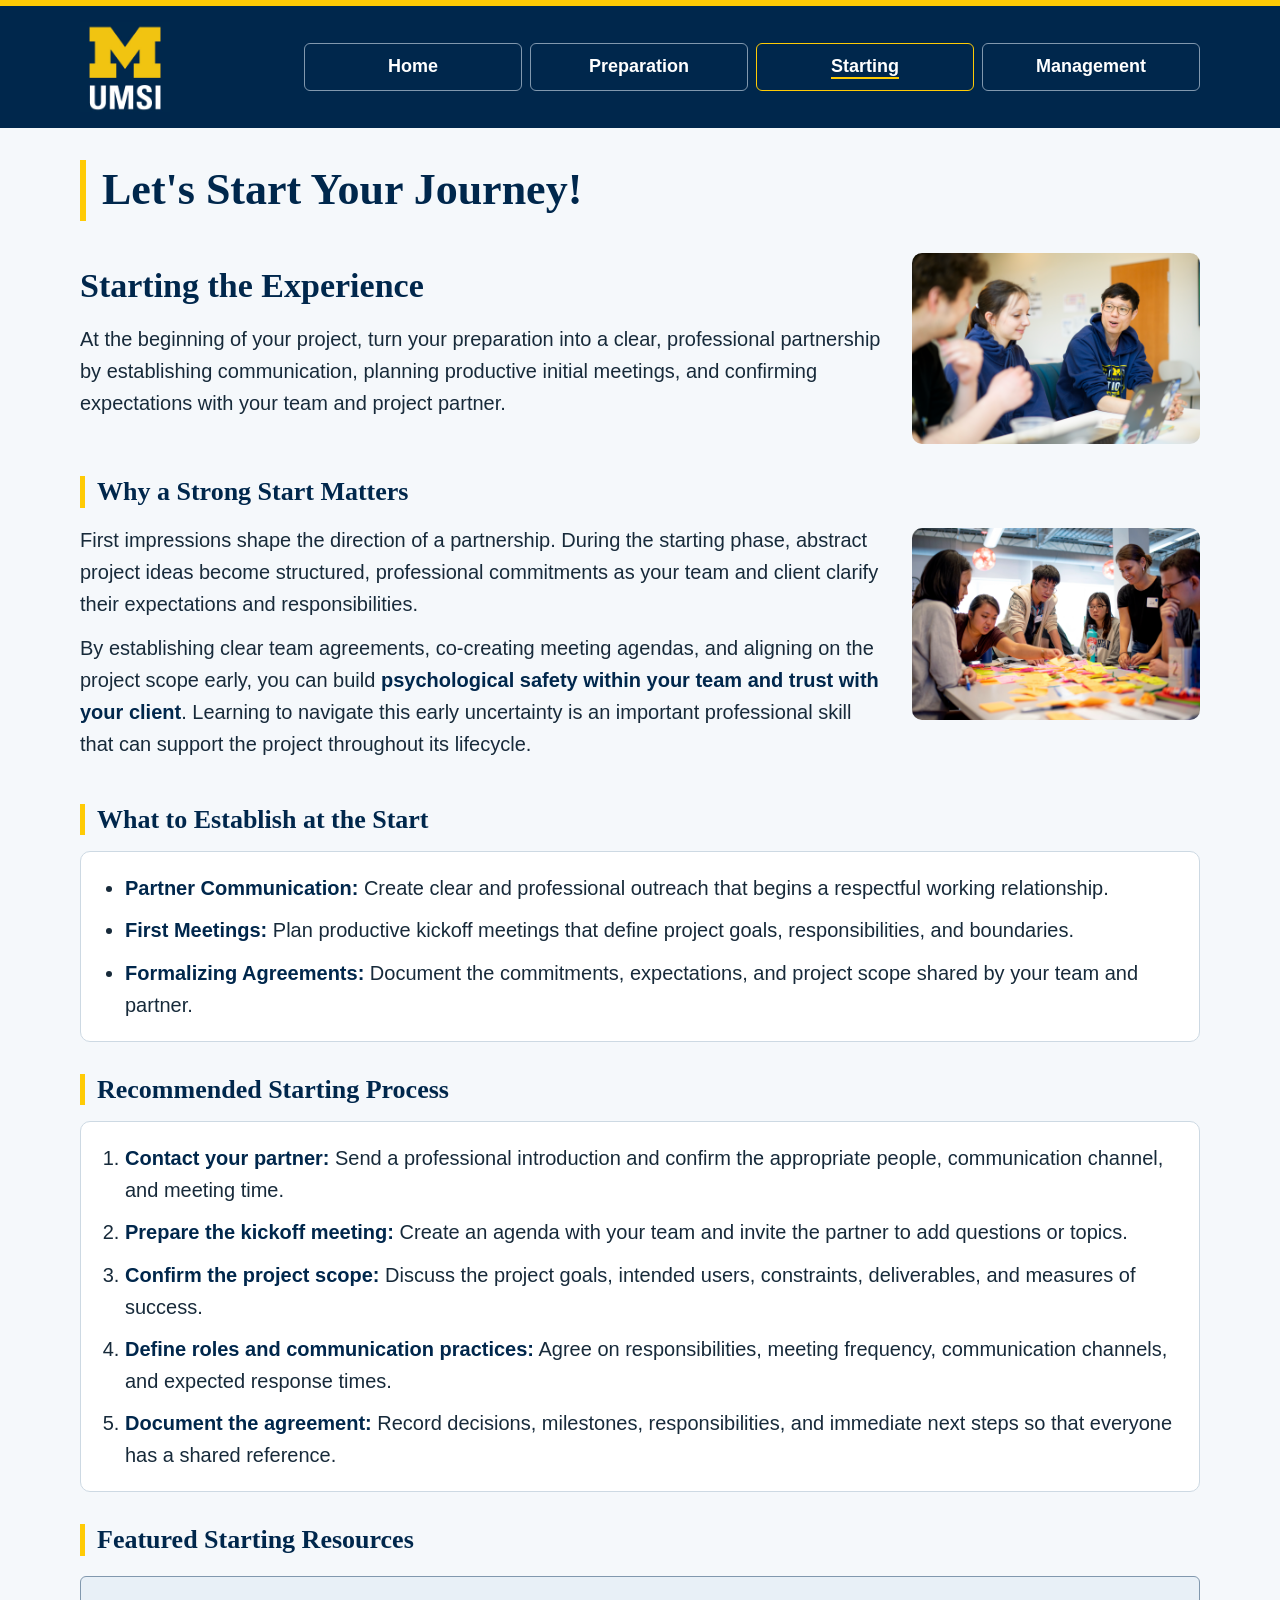
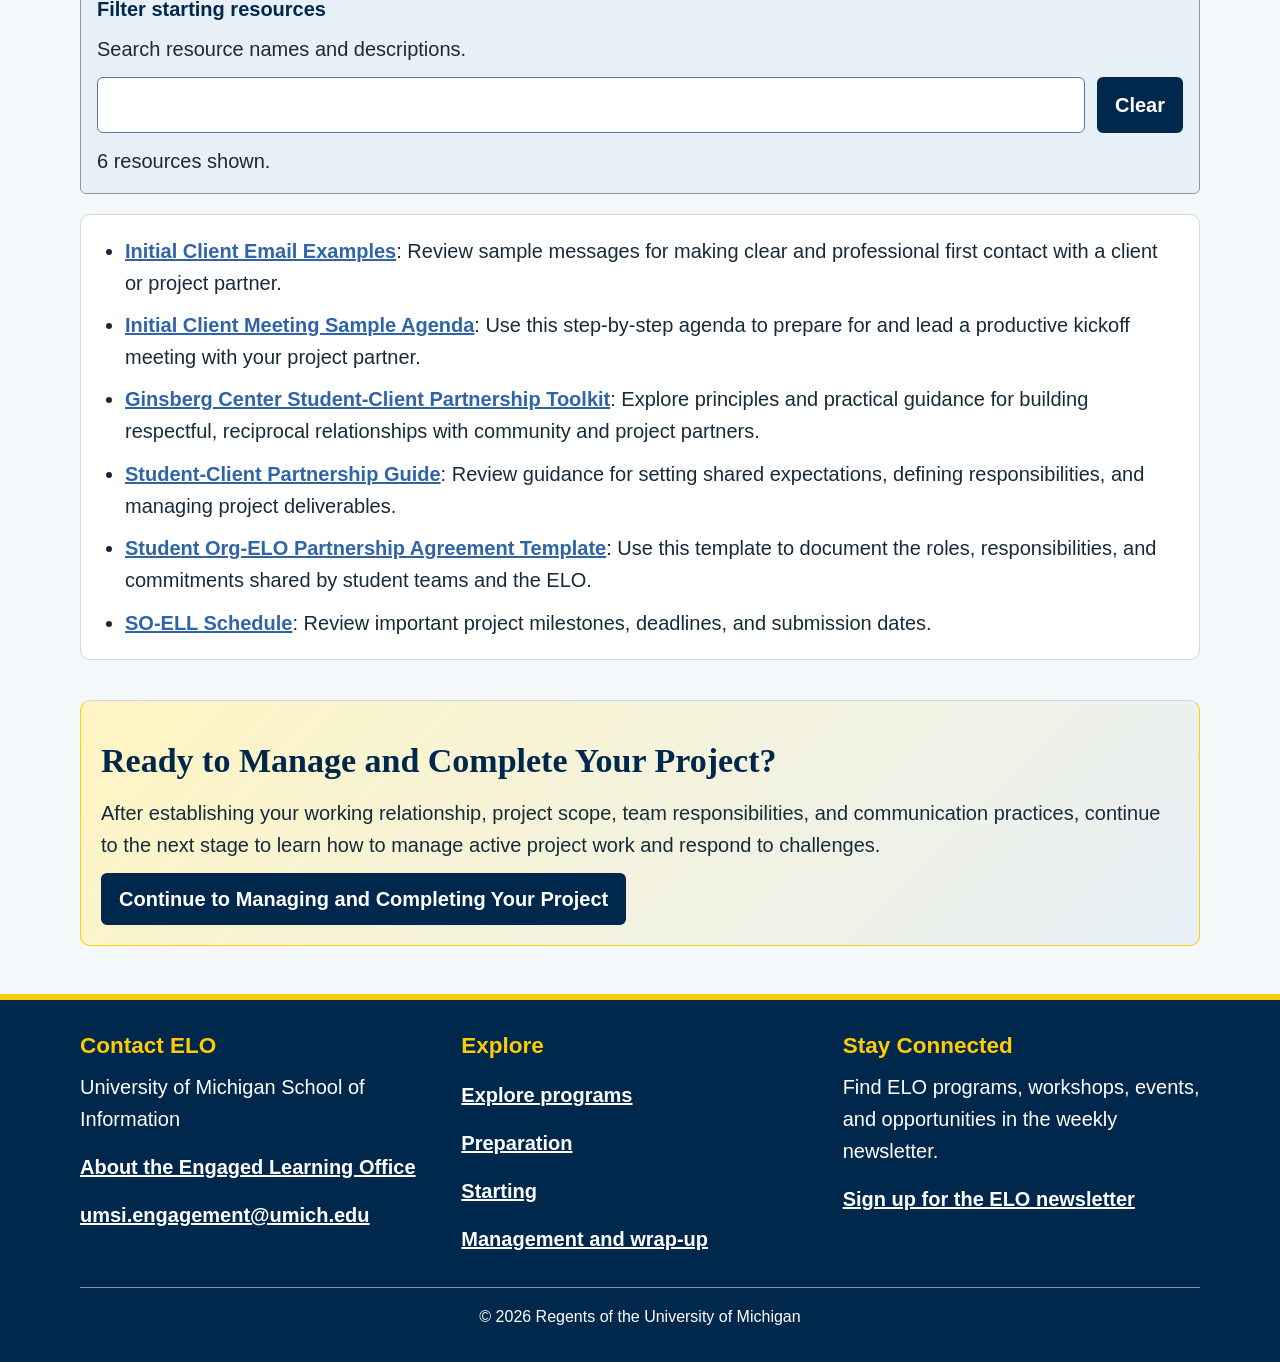
<file: start.html>
<!DOCTYPE html>
<html lang="en">
<head>
    <meta charset="UTF-8">
    <meta name="viewport" content="width=device-width, initial-scale=1.0">
    <title>Starting Your ELO Experience</title>
    <link rel="icon" href="images/umsi_signature_vertical_informal_solidblue.jpg" type="image/jpeg">
    <link rel="stylesheet" href="css/html5reset.css">
    <link rel="stylesheet" href="css/style.css">
    <script src="js/site.js" defer></script>
    <script src="js/resource-filter.js" defer></script>
</head>
<body>

    <header class="site-header">
        <a class="skip-link" href = "#main">Skip to Main Content</a>
        <div class="header-inner">
        <img class="site-logo" src="images/umsi_signature_vertical_informal_solidblue.jpg" alt="UMSI Logo">
        <nav class="site-nav" aria-label="Primary navigation">
            <ul>
                <li><a href = "index.html">Home</a></li>
                <li><a href = "prep.html">Preparation</a></li>
                <li><a href = "start.html" aria-current="page">Starting</a></li>
                <li><a href = "during.html">Management</a></li>
            </ul>
        </nav>
        </div>
  </header>
<main class="main-content" id="main">
<h1 class="page-title">Let's Start Your Journey!</h1>
  <div class="page-content">


<section class="content-flow">
  <div class="media-split">
    <div class="content-flow">
<h2 id="starting-overview">Starting the Experience</h2>
  <p>At the beginning of your project, turn your preparation into a clear, professional partnership by establishing communication, planning productive initial meetings, and confirming expectations with your team and project partner.</p>

      </div>
    <img src="images/start_prep.png" alt="A group of students discusses a project around a laptop.">
  <!-- Image alternative text was developed with OpenAI Codex after reviewing the selected images. OpenAI. (2026). Codex [Large language model]. -->

  </div>

  <div class="media-split">
    <div class="content-flow">
<h3 id="why-starting">Why a Strong Start Matters</h3>
  <p>First impressions shape the direction of a partnership. During the starting phase, abstract project ideas become structured, professional commitments as your team and client clarify their expectations and responsibilities.</p>
  <p>By establishing clear team agreements, co-creating meeting agendas, and aligning on the project scope early, you can build <strong>psychological safety within your team and trust with your client</strong>. Learning to navigate this early uncertainty is an important professional skill that can support the project throughout its lifecycle.</p>
    </div>
    <img src="images/start_plan.png" alt="A group works together around a table covered with sticky notes.">
  <!-- Image alternative text was developed with OpenAI Codex after reviewing the selected images. OpenAI. (2026). Codex [Large language model]. -->
  </div>

  
    <section class="content-flow">
<h3 id="starting-goals">What to Establish at the Start</h3>
  <ul class="card content-list">
    <li><strong>Partner Communication:</strong> Create clear and professional outreach that begins a respectful working relationship.</li>
    <li><strong>First Meetings:</strong> Plan productive kickoff meetings that define project goals, responsibilities, and boundaries.</li>
    <li><strong>Formalizing Agreements:</strong> Document the commitments, expectations, and project scope shared by your team and partner.</li>
  </ul>

      </section>
    <section class="content-flow">
<h3 id="starting-process">Recommended Starting Process</h3>
  <ol class="card step-list">
    <li>
      <strong>Contact your partner:</strong> Send a professional introduction and confirm the appropriate people, communication channel, and meeting time.</li>
    <li><strong>Prepare the kickoff meeting:</strong> Create an agenda with your team and invite the partner to add questions or topics.</li>
    <li><strong>Confirm the project scope:</strong> Discuss the project goals, intended users, constraints, deliverables, and measures of success.</li>
    <li><strong>Define roles and communication practices:</strong> Agree on responsibilities, meeting frequency, communication channels, and expected response times.</li>
    <li><strong>Document the agreement:</strong> Record decisions, milestones, responsibilities, and immediate next steps so that everyone has a shared reference.</li>
  </ol>

      </section>
  

  

  <h3 id="starting-tools">Featured Starting Resources</h3>
  <div class="resource-filter" id="resource-filter" hidden>
    <label for="resource-search">Filter starting resources</label>
    <p id="resource-search-help">Search resource names and descriptions.</p>
    <div class="filter-controls">
      <input type="search" id="resource-search" aria-describedby="resource-search-help" aria-controls="starting-resources">
      <button class="primary-action" type="button" id="clear-resource-search">Clear</button>
    </div>
    <p id="resource-count" role="status" aria-atomic="true"></p>
  </div>
  <!-- /* Source for announcing updated results: https://developer.mozilla.org/en-US/docs/Web/Accessibility/ARIA/Reference/Roles/status_role */ -->
  <ul class="card content-list" id="starting-resources">
    <li><a href="https://docs.google.com/document/d/1fWFXwoW5fKX_Tctn97Gio5XZDwILNlqIOyKKE8Yk5J0/edit?usp=drive_link">Initial Client Email Examples</a>: Review sample messages for making clear and professional first contact with a client or project partner.</li>
    <li><a href="https://docs.google.com/document/d/1ItXxYauAcPoaGMUZWuJsX-OLFfGmeBOWT7JNhoZxGyU/edit?usp=drive_link">Initial Client Meeting Sample Agenda</a>: Use this step-by-step agenda to prepare for and lead a productive kickoff meeting with your project partner.</li>
    <li><a href="https://ginsberg.umich.edu/article/campus-community-partnerships-toolkit">Ginsberg Center Student-Client Partnership Toolkit</a>: Explore principles and practical guidance for building respectful, reciprocal relationships with community and project partners.</li>
    <li><a href="https://drive.google.com/file/d/12ealxkKCvOZajxK7doyUXu_k2LyKPUP2/view?usp=drive_link">Student-Client Partnership Guide</a>: Review guidance for setting shared expectations, defining responsibilities, and managing project deliverables.</li>
    <li><a href="https://docs.google.com/document/d/1y5Y2wc1ADz0n_ht26kPYlFK3Zm9i3UR_Z0OMWP3Q_xQ/edit?usp=drive_link">Student Org-ELO Partnership Agreement Template</a>: Use this template to document the roles, responsibilities, and commitments shared by student teams and the ELO.</li>
    <li><a href="https://docs.google.com/spreadsheets/d/1YeK2WerSbhaU5hjEg9wxdXmzBx9lgRy2yHBKAH-SxiA/edit?gid=166831640#gid=166831640">SO-ELL Schedule</a>: Review important project milestones, deadlines, and submission dates.</li>
  </ul>
</section>

<section class="card next-step">
  <h2>Ready to Manage and Complete Your Project?</h2>
  <p>After establishing your working relationship, project scope, team responsibilities, and communication practices, continue to the next stage to learn how to manage active project work and respond to challenges.</p>
  <a class="primary-action" href="during.html">Continue to Managing and Completing Your Project</a>
</section>

<!-- Content on the Starting Your Experience page was adapted from the SI 539 Client Project ELO Content document and generated with OpenAI Codex in response to prompts asking for help writing the starting process, resource descriptions, and transition to the next project stage. OpenAI. (2026). Codex [Large language model]. -->

  </div>
</main>
    <footer class="site-footer">
      <div class="footer-inner">
        <section>
          <h2>Contact ELO</h2>
          <p>University of Michigan School of Information</p>
          <a href="https://www.si.umich.edu/programs/engaged-learning/about-engaged-learning-office">About the Engaged Learning Office</a>
          <address>
            <a href="mailto:umsi.engagement@umich.edu">umsi.engagement@umich.edu</a>
          </address>
        </section>
        <section>
          <h2>Explore</h2>
          <nav aria-label="Footer resources">
            <ul>
              <li><a href="index.html#featured-programs">Explore programs</a></li>
              <li><a href="prep.html">Preparation</a></li>
              <li><a href="start.html">Starting</a></li>
              <li><a href="during.html">Management and wrap-up</a></li>
            </ul>
          </nav>
        </section>
        <section>
          <h2>Stay Connected</h2>
          <p>Find ELO programs, workshops, events, and opportunities in the weekly newsletter.</p>
          <a href="https://umsi.info/elo-newsletter">Sign up for the ELO newsletter</a>
        </section>
      </div>
      <!-- /* ELO information: https://www.si.umich.edu/programs/engaged-learning/about-engaged-learning-office */ -->
      <p class="footer-copyright">&copy; <span id="current-year">2026</span> Regents of the University of Michigan</p>
    </footer>
    
</body>

</html>
</file>
<file: css/style.css>
body {
    background-color: #f5f8fb;
    color: #172a3a;
    font-family: Arial, Helvetica, sans-serif;
    font-size: clamp(1rem, 0.875rem + 0.625vw, 1.25rem);
    line-height: 1.6;
}
h1, h2, h3 {
    color: #00274c;
    font-family: Georgia, "Times New Roman", serif;
    font-weight: bold;
    line-height: 1.2;
}
h1 {
    font-size: clamp(1.625rem, 0.875rem + 2.5vw, 2.75rem);
}
h2 {
    font-size: clamp(1.375rem, 0.875rem + 1.75vw, 2.125rem);
    margin-bottom: 1rem;
}
h3 {
    font-size: clamp(1.125rem, 0.875rem + 1vw, 1.625rem);
    margin-bottom: 0.75rem;
}
/* Source for responsive font sizes: https://developer.mozilla.org/en-US/docs/Web/CSS/clamp */

p, ul, ol, table {
    margin-bottom: 1.25rem;
}
ul, ol {
    padding-left: 1.5rem;
}
li {
    margin-bottom: 0.65rem;
}
strong {
    color: #00274c;
}
a {
    color: #2f65a7;
    font-weight: bold;
    overflow-wrap: break-word;
    text-decoration: underline;
}
a:hover {
    color: #00274c;
    text-decoration-thickness: 3px;
}
a:focus {
    outline: 3px solid #00274c;
    outline-offset: 3px;
}
.site-header a:focus, .site-footer a:focus, .contact-panel a:focus {
    outline-color: #ffcb05;
}
/* Source for focus indicator contrast: https://www.w3.org/WAI/WCAG22/Understanding/non-text-contrast.html */
img {
    display: block;
    height: auto;
    max-width: 100%;
}

.skip-link {
    background-color: #ffcb05;
    color: #00274c;
    left: 1rem;
    padding: 0.75rem 1rem;
    position: absolute;
    top: -80px;
    z-index: 1000;
}
.skip-link:focus {
    top: 10px;
}
/* Source: https://webaim.org/techniques/skipnav/ */

.site-header {
    background-color: #00274c;
    border-top: 6px solid #ffcb05;
    padding: 1rem;
    position: relative;
}
/* Source for U-M brand colors: https://brand.umich.edu/wp-content/uploads/2023/07/220021-U-M-Style-Guide-July2023.pdf */

.header-inner {
    align-items: center;
    display: flex;
    flex-wrap: wrap;
    gap: 1rem;
    justify-content: center;
    margin: 0 auto;
    max-width: 1088px;
}
.site-logo {
    margin: 0;
    width: 90px;
}
.site-nav {
    flex: 1 1 50rem;
    margin: 0 0 0 auto;
    max-width: 56rem;
}

.site-nav ul {
    display: grid;
    gap: 0.5rem;
    grid-template-columns: repeat(2, minmax(0, 1fr));
    justify-content: center;
    list-style: none;
    margin: 0;
    padding: 0;
}
/* Source: https://developer.mozilla.org/en-US/docs/Web/CSS/grid-template-columns */

.site-nav li {
    margin: 0;
}
.site-nav a {
    align-items: center;
    border: 1px solid #8198ae;
    border-radius: 6px;
    box-sizing: border-box;
    color: #ffffff;
    display: flex;
    font-size: clamp(1rem, 0.9rem + 0.35vw, 1.125rem);
    justify-content: center;
    line-height: 1.4;
    min-height: 44px;
    padding: 0.625rem 0.75rem;
    text-align: center;
    text-decoration-color: transparent;
    text-decoration-line: underline;
    text-decoration-thickness: 2px;
    text-underline-offset: 0.3rem;
}
.site-nav a:hover, .site-nav a:focus {
    border-color: #ffcb05;
    color: #ffffff;
    text-decoration-color: #ffcb05;
}
.site-nav a[aria-current="page"] {
    border-color: #ffcb05;
    color: #ffffff;
    text-decoration-color: #ffcb05;
}
.main-content {
    margin: 0 auto;
    max-width: 1088px;
    padding: 2rem 1rem 3rem;
}
.page-title {
    border-left: 6px solid #ffcb05;
    margin-bottom: 2rem;
    padding: 0.25rem 0 0.25rem 1rem;
}
.main-content > section + section, .main-content > section + aside, .page-content > section + section {
    border-top: 1px solid #cdd9e3;
    margin-top: 2.5rem;
    padding-top: 2.5rem;
}
.main-content img {
    border-radius: 10px;
    margin: 1.5rem auto;
}

.page-content, .media-split > div {
    min-width: 0;
}
.page-content h2, .page-content h3 {
    margin-bottom: 1rem;
}
.page-content p {
    margin-bottom: 0.75rem;
}
.page-content .media-split {
    margin: 2rem 0;
}
h2[id], h3[id], section[id] {
    scroll-margin-top: 1.5rem;
}

.card {
    background-color: #ffffff;
    border: 1px solid #cdd9e3;
    border-radius: 10px;
    padding: 1.25rem;
}
.card > :last-child {
    margin-bottom: 0;
}
.media-card {
    overflow: hidden;
    padding: 0;
}
.media-card > .content-list {
    margin: 0;
    padding: 1.5rem 1.5rem 1.5rem 2.75rem;
}
.media-card > img {
    border-radius: 0;
    margin: 0;
    width: 100%;
}
.video-intro {
    background-color: #ffffff;
}
.video-intro iframe {
    aspect-ratio: 16 / 9;
    border: 0;
    display: block;
    height: auto;
    width: 100%;
}
/* Source: https://developer.mozilla.org/en-US/docs/Web/CSS/aspect-ratio */

.card-grid {
    display: grid;
    gap: 1rem;
    grid-template-columns: repeat(auto-fit, minmax(min(100%, 26rem), 1fr));
}
/* Source: https://developer.mozilla.org/en-US/docs/Learn_web_development/Core/CSS_layout/Grids */
/* Source for preventing narrow-screen grid overflow: https://developer.mozilla.org/en-US/docs/Web/CSS/min */

.card-grid > h2, .card-grid > p, .card-grid > img {
    grid-column: 1 / -1;
}
.card-grid .card {
    margin: 0;
}
.program-grid > .program-banner {
    margin: 0;
    width: 100%;
}
.content-flow > h3 {
    border-left: 5px solid #ffcb05;
    margin-top: 2rem;
    padding-left: 0.75rem;
}
.content-flow > .card {
    margin-top: 1rem;
}

.content-list, .step-list {
    padding: 1.25rem 1.25rem 0 2.75rem;
}
.card.content-list, .card.step-list {
    padding-bottom: 1.25rem;
}
.content-list li:last-child, .step-list li:last-child {
    margin-bottom: 0;
}
.contact-panel {
    background-color: #00274c;
    border-radius: 10px;
    color: #ffffff;
    padding: 1.5rem;
}
.contact-panel h2, .contact-panel a {
    color: #ffffff;
}
.contact-panel a:hover, .contact-panel a:focus {
    color: #ffcb05;
}
.next-step {
    background: linear-gradient(135deg, #fff5c2 0%, #e8f0f7 100%);
    border-color: #ffcb05;
}
/* Source: https://developer.mozilla.org/en-US/docs/Web/CSS/Reference/Values/gradient/linear-gradient */

.primary-action {
    background-color: #00274c;
    border: 2px solid #00274c;
    border-radius: 6px;
    color: #ffffff;
    display: inline-block;
    line-height: 1.4;
    padding: 0.625rem 1rem;
    text-align: center;
    text-decoration: none;
}
.primary-action:hover, .primary-action:focus {
    background-color: #ffffff;
    color: #00274c;
}

.table-scroll {
    background-color: #ffffff;
    border: 1px solid #cdd9e3;
    border-radius: 10px;
    margin: 1.5rem 0;
    overflow-x: auto;
}
/* Source: https://developer.mozilla.org/en-US/docs/Web/CSS/overflow-x */

.error-intro {
    max-width: 44rem;
}
.error-code, .error-intro .page-title {
    display: block;
}
.error-code {
    color: #00274c;
    font-family: Georgia, "Times New Roman", serif;
    font-size: clamp(4rem, 10vw, 7rem);
    font-weight: bold;
    line-height: 1;
    margin-bottom: 1rem;
}
.resource-filter {
    background-color: #e8f0f7;
    border: 1px solid #8198ae;
    border-radius: 6px;
    margin: 1.25rem 0;
    padding: 1rem;
}
.resource-filter label {
    color: #00274c;
    display: block;
    font-weight: bold;
    margin-bottom: 0.5rem;
}
.resource-filter p {
    margin-bottom: 0.75rem;
}
.filter-controls {
    display: flex;
    flex-wrap: wrap;
    gap: 0.75rem;
    margin-bottom: 0.75rem;
}
/* Source for wrapping filter controls: https://developer.mozilla.org/en-US/docs/Web/CSS/CSS_flexible_box_layout/Basic_concepts_of_flexbox */
.filter-controls input {
    background-color: #ffffff;
    border: 1px solid #5e7891;
    border-radius: 6px;
    box-sizing: border-box;
    color: #172a3a;
    flex: 1 1 14rem;
    font: inherit;
    min-height: 44px;
    min-width: 0;
    padding: 0.5rem 0.75rem;
}
.filter-controls button {
    cursor: pointer;
    font: inherit;
    font-weight: bold;
    min-height: 44px;
}
.filter-controls input:focus, .filter-controls button:focus {
    outline: 3px solid #00274c;
    outline-offset: 3px;
}
.resource-filter p:last-child {
    margin-bottom: 0;
}

.table-scroll:focus {
    outline: 3px solid #00274c;
    outline-offset: 3px;
}

.resource-table {
    border-collapse: collapse;
    margin: 0;
    min-width: 672px;
    width: 100%;
}
.resource-table caption {
    background-color: #e8f0f7;
    color: #00274c;
    font-weight: bold;
    padding: 1rem;
    text-align: left;
}
.resource-table th, .resource-table td {
    border: 1px solid #cdd9e3;
    padding: 0.75rem;
    text-align: left;
    vertical-align: top;
}
.resource-table th {
    background-color: #00274c;
    color: #ffffff;
}
.resource-table tr:nth-child(even) {
    background-color: #f5f8fb;
}
.site-footer {
    background-color: #00274c;
    border-top: 6px solid #ffcb05;
    color: #ffffff;
    padding: 2rem 1rem;
    text-align: left;
}
.footer-inner {
    display: grid;
    gap: 1.5rem;
    margin: 0 auto;
    max-width: 1088px;
}
.site-footer h2 {
    color: #ffcb05;
    font-family: inherit;
    font-size: 1.125em;
    margin-bottom: 0.75rem;
}
.site-footer p, .site-footer address {
    margin: 0 0 0.5rem;
}
.site-footer address {
    font-style: normal;
}
.site-footer ul {
    list-style: none;
    margin: 0;
    padding: 0;
}
.site-footer li {
    margin: 0;
}
.site-footer a {
    align-items: center;
    box-sizing: border-box;
    color: #ffffff;
    display: inline-flex;
    min-height: 44px;
    padding: 0.5rem 0;
}
.site-footer a:hover, .site-footer a:focus {
    color: #ffcb05;
}
.site-footer .footer-copyright {
    border-top: 1px solid #8198ae;
    font-size: 1rem;
    margin: 1.5rem auto 0;
    max-width: 1088px;
    padding-top: 1rem;
    text-align: center;
}

@media (min-width: 48rem) {
    .site-nav ul {
        grid-template-columns: repeat(4, minmax(0, 1fr));
    }
    .footer-inner {
        grid-template-columns: repeat(3, minmax(0, 1fr));
    }
}
/* Source for responsive media queries: https://developer.mozilla.org/en-US/docs/Web/CSS/CSS_media_queries/Using_media_queries */

@media (min-width: 64rem) {
    .main-content, .header-inner, .footer-inner, .site-footer .footer-copyright {
        max-width: 1120px;
    }
    .video-intro, .media-split {
        display: grid;
        gap: 1.5rem;
    }
    .video-intro {
        align-items: center;
        grid-template-columns: repeat(2, minmax(0, 1fr));
    }
    .intro-copy > p:last-child {
        margin-bottom: 0;
    }
    .media-split {
        align-items: center;
        grid-template-columns: minmax(0, 1fr) 18rem;
        margin: 1.5rem 0;
    }
    .main-content > section > .media-split:first-child, .page-content > section > .media-split:first-child {
        margin-top: 0;
    }
    .media-split > img {
        height: auto;
        margin: 0;
        width: 100%;
    }
    .media-split.media-card {
        align-items: stretch;
        gap: 0;
        grid-template-columns: minmax(0, 2fr) minmax(0, 1fr);
    }
    .media-card > img {
        height: 100%;
        min-height: 0;
        object-fit: cover;
    }
    /* Source for filling the image area without distortion: https://developer.mozilla.org/en-US/docs/Web/CSS/object-fit */
    .media-split .content-flow > h2:first-child, .media-split .content-flow > h3:first-child {
        margin-top: 0;
    }
    .program-grid {
        grid-template-columns: repeat(3, minmax(0, 1fr));
    }
    .program-grid > .program-banner {
        height: 26rem;
        object-fit: cover;
        object-position: center 25%;
    }
    /* Source for image fitting and alignment: https://developer.mozilla.org/en-US/docs/Web/CSS/object-fit */
}
/* Source for grid layouts: https://developer.mozilla.org/en-US/docs/Web/CSS/CSS_grid_layout/Basic_concepts_of_grid_layout */
</file>
